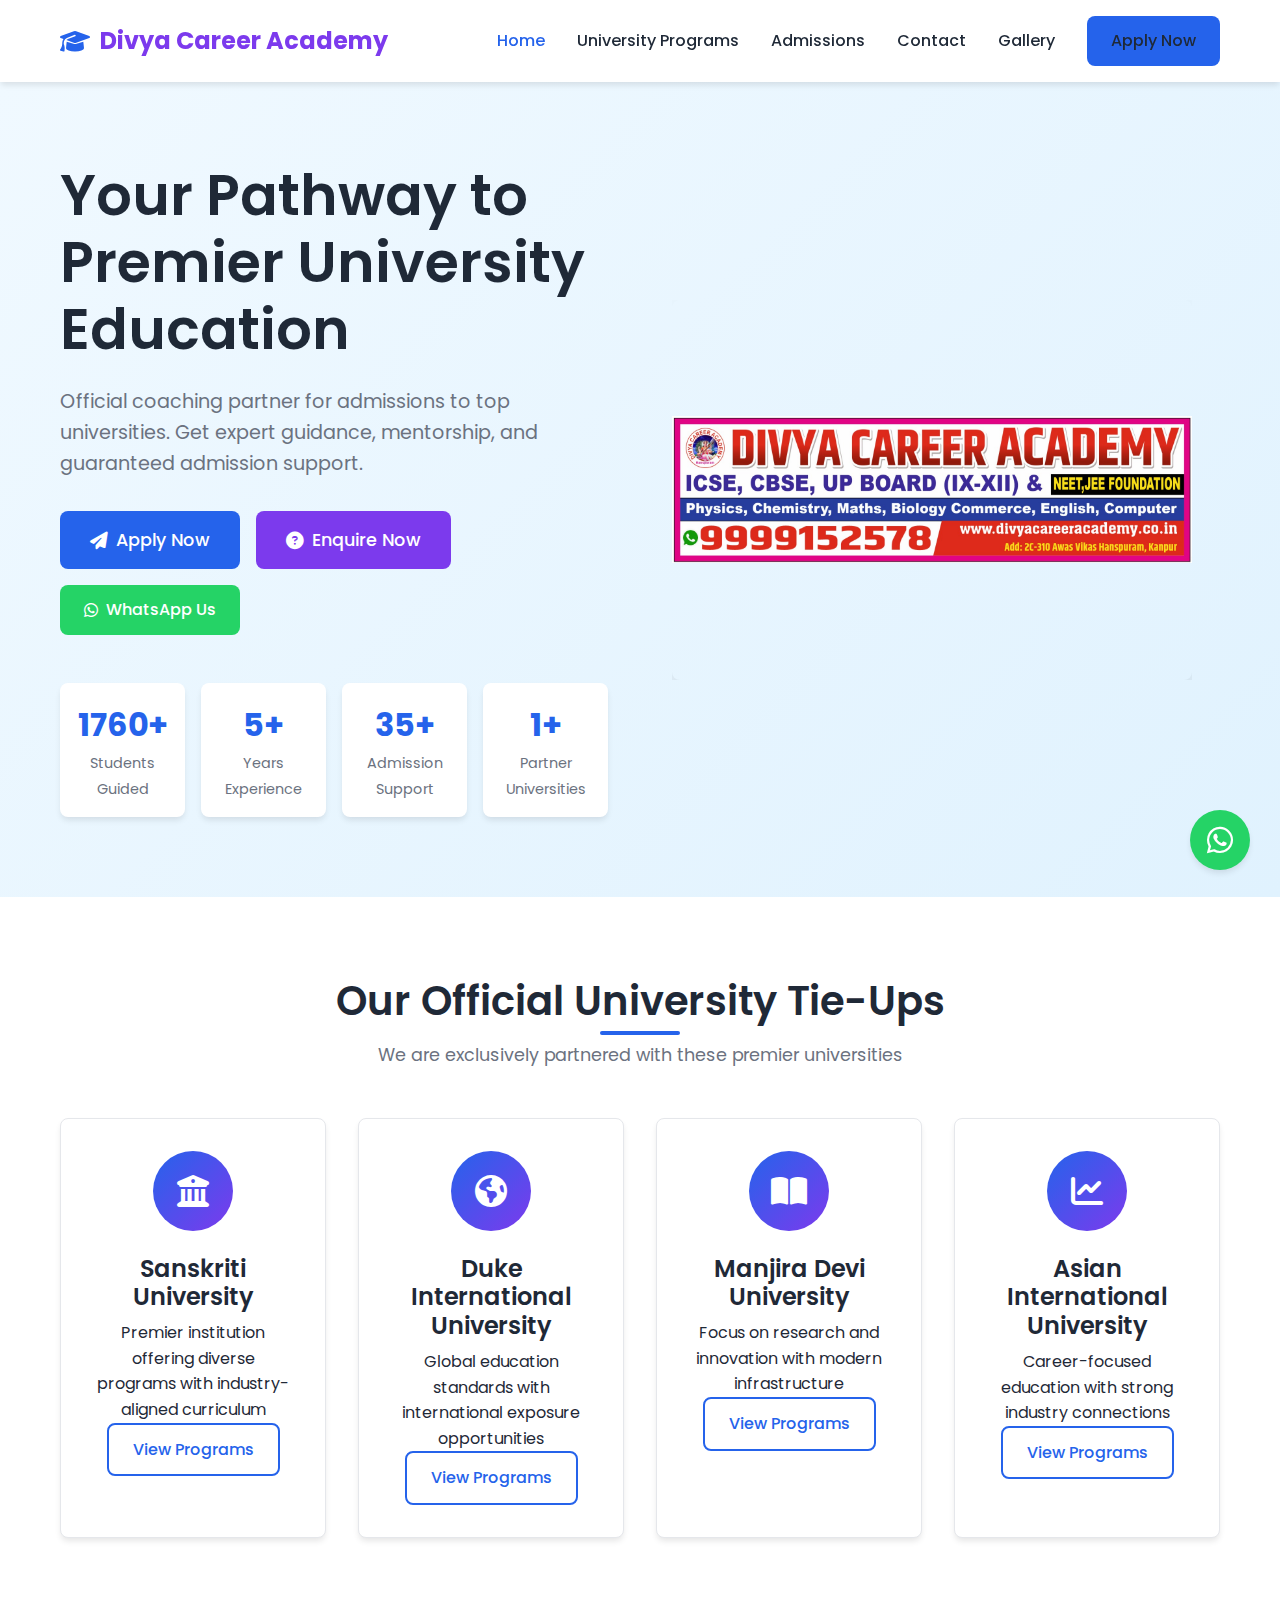
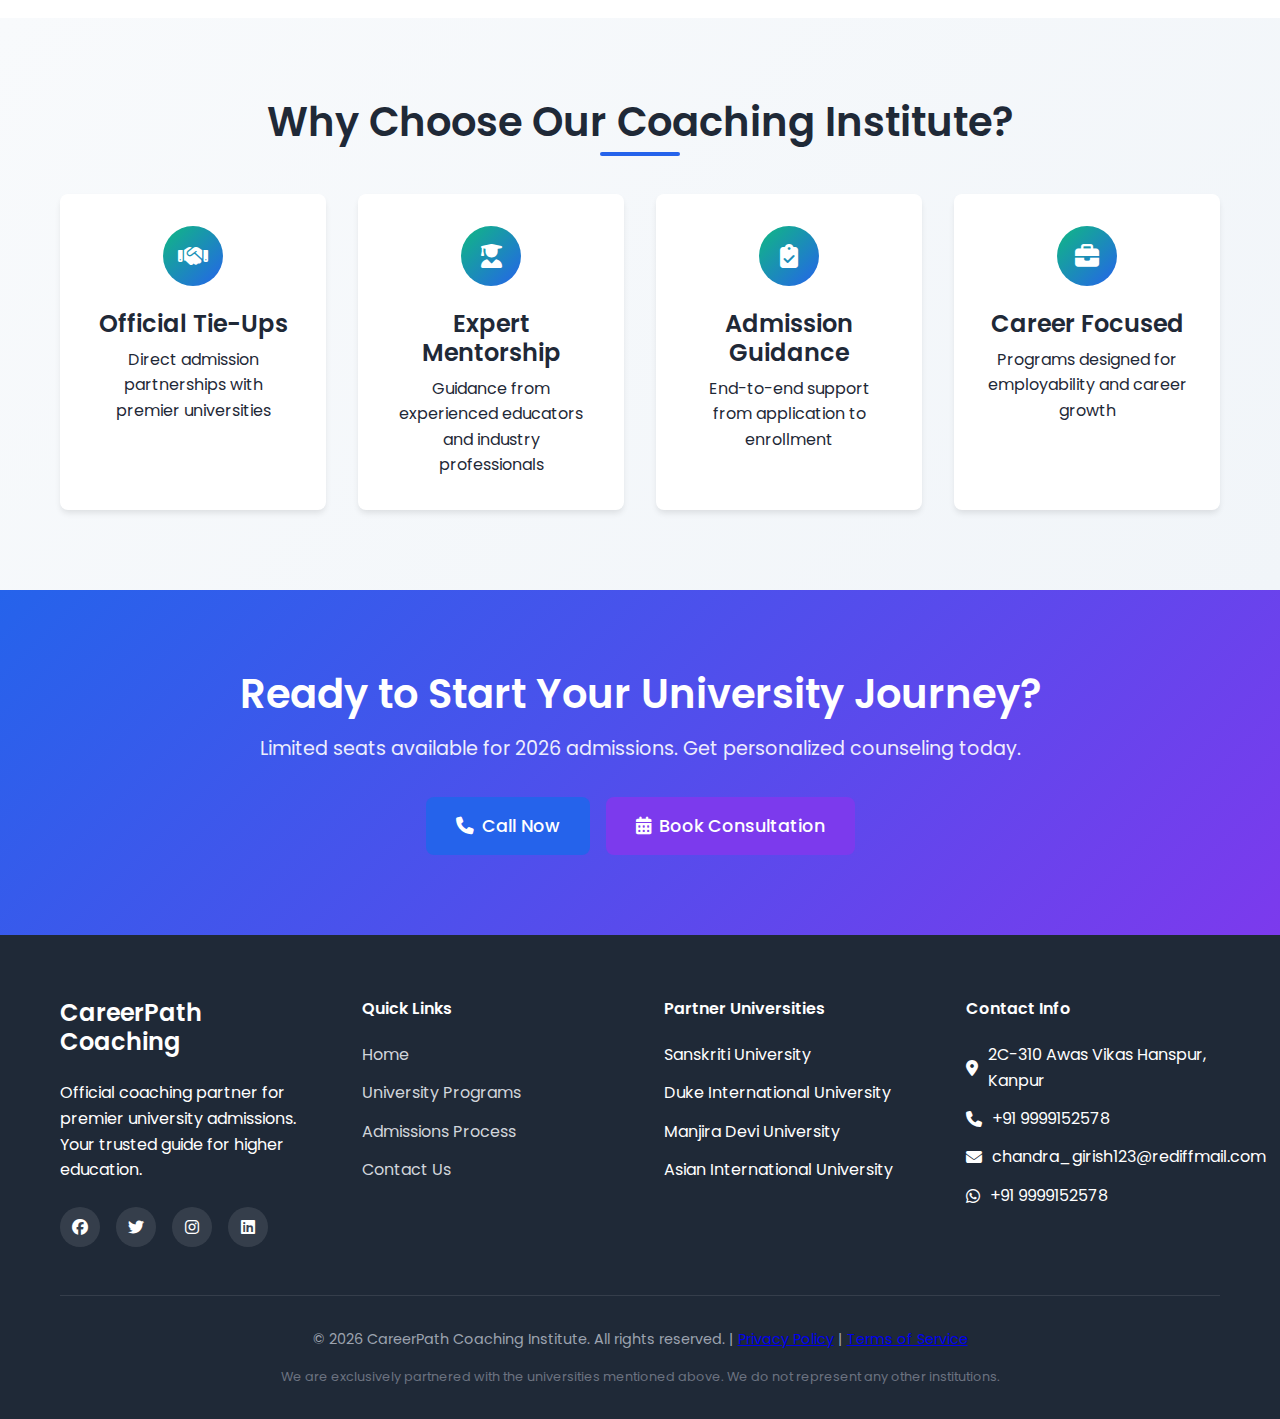
<file: index.html>
<!DOCTYPE html>
<html lang="en">
<head>
    <meta charset="UTF-8">
    <meta name="viewport" content="width=device-width, initial-scale=1.0">
    <title>Divya Career Academy | Official University Admissions</title>
    <meta name="description" content="Official coaching institute for Sanskriti University, Duke International University, Manjira Devi University, and Asian International University. Get expert admission guidance and career-focused education.">
    <link rel="stylesheet" href="css/style.css">
    <link rel="stylesheet" href="https://cdnjs.cloudflare.com/ajax/libs/font-awesome/6.4.0/css/all.min.css">
    <link href="https://fonts.googleapis.com/css2?family=Poppins:wght@300;400;500;600;700&family=Roboto:wght@300;400;500&display=swap" rel="stylesheet">
</head>
<body>
    <!-- Navigation -->
    <nav class="navbar">
        <div class="container">
            <a href="index.html" class="logo">
                <i class="fas fa-graduation-cap"></i>
                <span>Divya Career Academy</span>
            </a>
            <div class="nav-toggle" id="navToggle">
                <span></span>
                <span></span>
                <span></span>
            </div>
            <ul class="nav-menu" id="navMenu">
                <li><a href="index.html" class="active">Home</a></li>
                <li><a href="courses.html">University Programs</a></li>
                <li><a href="admissions.html">Admissions</a></li>
                <li><a href="contact.html">Contact</a></li>
                <li><a href="gallery.html">Gallery</a></li>
                <li><a href="/admissions.html#apply" class="btn btn-primary" id="applyNowBtn">Apply Now</a></li>
            </ul>
        </div>
    </nav>

    <!-- Hero Section -->
    <section class="hero">
        <div class="container">
            <div class="hero-content">
                <h1>Your Pathway to Premier University Education</h1>
                <p class="lead">Official coaching partner for admissions to top universities. Get expert guidance, mentorship, and guaranteed admission support.</p>
                <div class="hero-buttons">
                    <a href="admissions.html#apply" class="btn btn-primary btn-large">
                        <i class="fas fa-paper-plane"></i> Apply Now
                    </a>
                    <a href="contact.html" class="btn btn-secondary btn-large">
                        <i class="fas fa-question-circle"></i> Enquire Now
                    </a>
                    <a href="https://wa.me/919999152578" class="btn btn-whatsapp" target="_blank">
                        <i class="fab fa-whatsapp"></i> WhatsApp Us
                    </a>
                </div>
                <div class="hero-stats">
                    <div class="stat">
                        <span class="stat-number">5000+</span>
                        <span class="stat-text">Students Guided</span>
                    </div>
                    <div class="stat">
                        <span class="stat-number">15+</span>
                        <span class="stat-text">Years Experience</span>
                    </div>
                    <div class="stat">
                        <span class="stat-number">100%</span>
                        <span class="stat-text">Admission Support</span>
                    </div>
                    <div class="stat">
                        <span class="stat-number">4</span>
                        <span class="stat-text">Partner Universities</span>
                    </div>
                </div>
            </div>
            <div class="hero-image">
  <img src="assets/images/coaching/c1.jpeg" class="slide active" alt="Coaching Image 1">
</div>


        </div>
    </section>

    <!-- University Partners Section -->
    <section class="partners">
        <div class="container">
            <h2 class="section-title">Our Official University Tie-Ups</h2>
            <p class="section-subtitle">We are exclusively partnered with these premier universities</p>
            <div class="university-grid">
                <div class="university-card">
                    <div class="university-logo">
                        <i class="fas fa-university"></i>
                    </div>
                    <h3>Sanskriti University</h3>
                    <p>Premier institution offering diverse programs with industry-aligned curriculum</p>
                    <a href="courses.html#sanskriti" class="btn btn-outline">View Programs</a>
                </div>
                <div class="university-card">
                    <div class="university-logo">
                        <i class="fas fa-globe-americas"></i>
                    </div>
                    <h3>Duke International University</h3>
                    <p>Global education standards with international exposure opportunities</p>
                    <a href="courses.html#duke" class="btn btn-outline">View Programs</a>
                </div>
                <div class="university-card">
                    <div class="university-logo">
                        <i class="fas fa-book-open"></i>
                    </div>
                    <h3>Manjira Devi University</h3>
                    <p>Focus on research and innovation with modern infrastructure</p>
                    <a href="courses.html#manjira" class="btn btn-outline">View Programs</a>
                </div>
                <div class="university-card">
                    <div class="university-logo">
                        <i class="fas fa-chart-line"></i>
                    </div>
                    <h3>Asian International University</h3>
                    <p>Career-focused education with strong industry connections</p>
                    <a href="courses.html#asian" class="btn btn-outline">View Programs</a>
                </div>
            </div>
        </div>
    </section>

    <!-- Key Highlights -->
    <section class="highlights">
        <div class="container">
            <h2 class="section-title">Why Choose Our Coaching Institute?</h2>
            <div class="highlight-grid">
                <div class="highlight-card">
                    <div class="highlight-icon">
                        <i class="fas fa-handshake"></i>
                    </div>
                    <h3>Official Tie-Ups</h3>
                    <p>Direct admission partnerships with premier universities</p>
                </div>
                <div class="highlight-card">
                    <div class="highlight-icon">
                        <i class="fas fa-user-graduate"></i>
                    </div>
                    <h3>Expert Mentorship</h3>
                    <p>Guidance from experienced educators and industry professionals</p>
                </div>
                <div class="highlight-card">
                    <div class="highlight-icon">
                        <i class="fas fa-clipboard-check"></i>
                    </div>
                    <h3>Admission Guidance</h3>
                    <p>End-to-end support from application to enrollment</p>
                </div>
                <div class="highlight-card">
                    <div class="highlight-icon">
                        <i class="fas fa-briefcase"></i>
                    </div>
                    <h3>Career Focused</h3>
                    <p>Programs designed for employability and career growth</p>
                </div>
            </div>
        </div>
    </section>

    <!-- CTA Section -->
    <section class="cta-section">
        <div class="container">
            <div class="cta-content">
                <h2>Ready to Start Your University Journey?</h2>
                <p>Limited seats available for 2026 admissions. Get personalized counseling today.</p>
                <div class="cta-buttons">
                    <a href="tel:+919999152578" class="btn btn-primary btn-large">
                        <i class="fas fa-phone"></i> Call Now
                    </a>
                    <a href="contact.html" class="btn btn-secondary btn-large">
                        <i class="fas fa-calendar-alt"></i> Book Consultation
                    </a>
                </div>
            </div>
        </div>
    </section>

    <!-- Footer -->
    <footer class="footer">
        <div class="container">
            <div class="footer-grid">
                <div class="footer-col">
                    <h3>CareerPath Coaching</h3>
                    <p>Official coaching partner for premier university admissions. Your trusted guide for higher education.</p>
                    <div class="social-links">
                        <a href="#"><i class="fab fa-facebook"></i></a>
                        <a href="#"><i class="fab fa-twitter"></i></a>
                        <a href="#"><i class="fab fa-instagram"></i></a>
                        <a href="#"><i class="fab fa-linkedin"></i></a>
                    </div>
                </div>
                <div class="footer-col">
                    <h4>Quick Links</h4>
                    <ul>
                        <li><a href="index.html">Home</a></li>
                        <li><a href="courses.html">University Programs</a></li>
                        <li><a href="admissions.html">Admissions Process</a></li>
                        <li><a href="contact.html">Contact Us</a></li>
                    </ul>
                </div>
                <div class="footer-col">
                    <h4>Partner Universities</h4>
                    <ul>
                        <li>Sanskriti University</li>
                        <li>Duke International University</li>
                        <li>Manjira Devi University</li>
                        <li>Asian International University</li>
                    </ul>
                </div>
                <div class="footer-col">
                    <h4>Contact Info</h4>
                    <ul class="contact-info">
                        <li><i class="fas fa-map-marker-alt"></i> 2C-310 Awas Vikas Hanspur, Kanpur</li>
                        <li><i class="fas fa-phone"></i> +91 9999152578</li>
                        <li><i class="fas fa-envelope"></i> chandra_girish123@rediffmail.com</li>
                        <li><i class="fab fa-whatsapp"></i> +91 9999152578</li>
                    </ul>
                </div>
            </div>
            <div class="footer-bottom">
                <p>&copy; 2026 CareerPath Coaching Institute. All rights reserved. | <a href="privacy-policy.html">Privacy Policy</a> | <a href="terms.html">Terms of Service</a></p>
                <p class="disclaimer">We are exclusively partnered with the universities mentioned above. We do not represent any other institutions.</p>
            </div>
        </div>
    </footer>

    <!-- WhatsApp Float Button -->
    <a href="https://wa.me/919999152578" class="whatsapp-float" target="_blank">
        <i class="fab fa-whatsapp"></i>
    </a>

    <script src="js/main.js"></script>
</body>
</html>
</file>
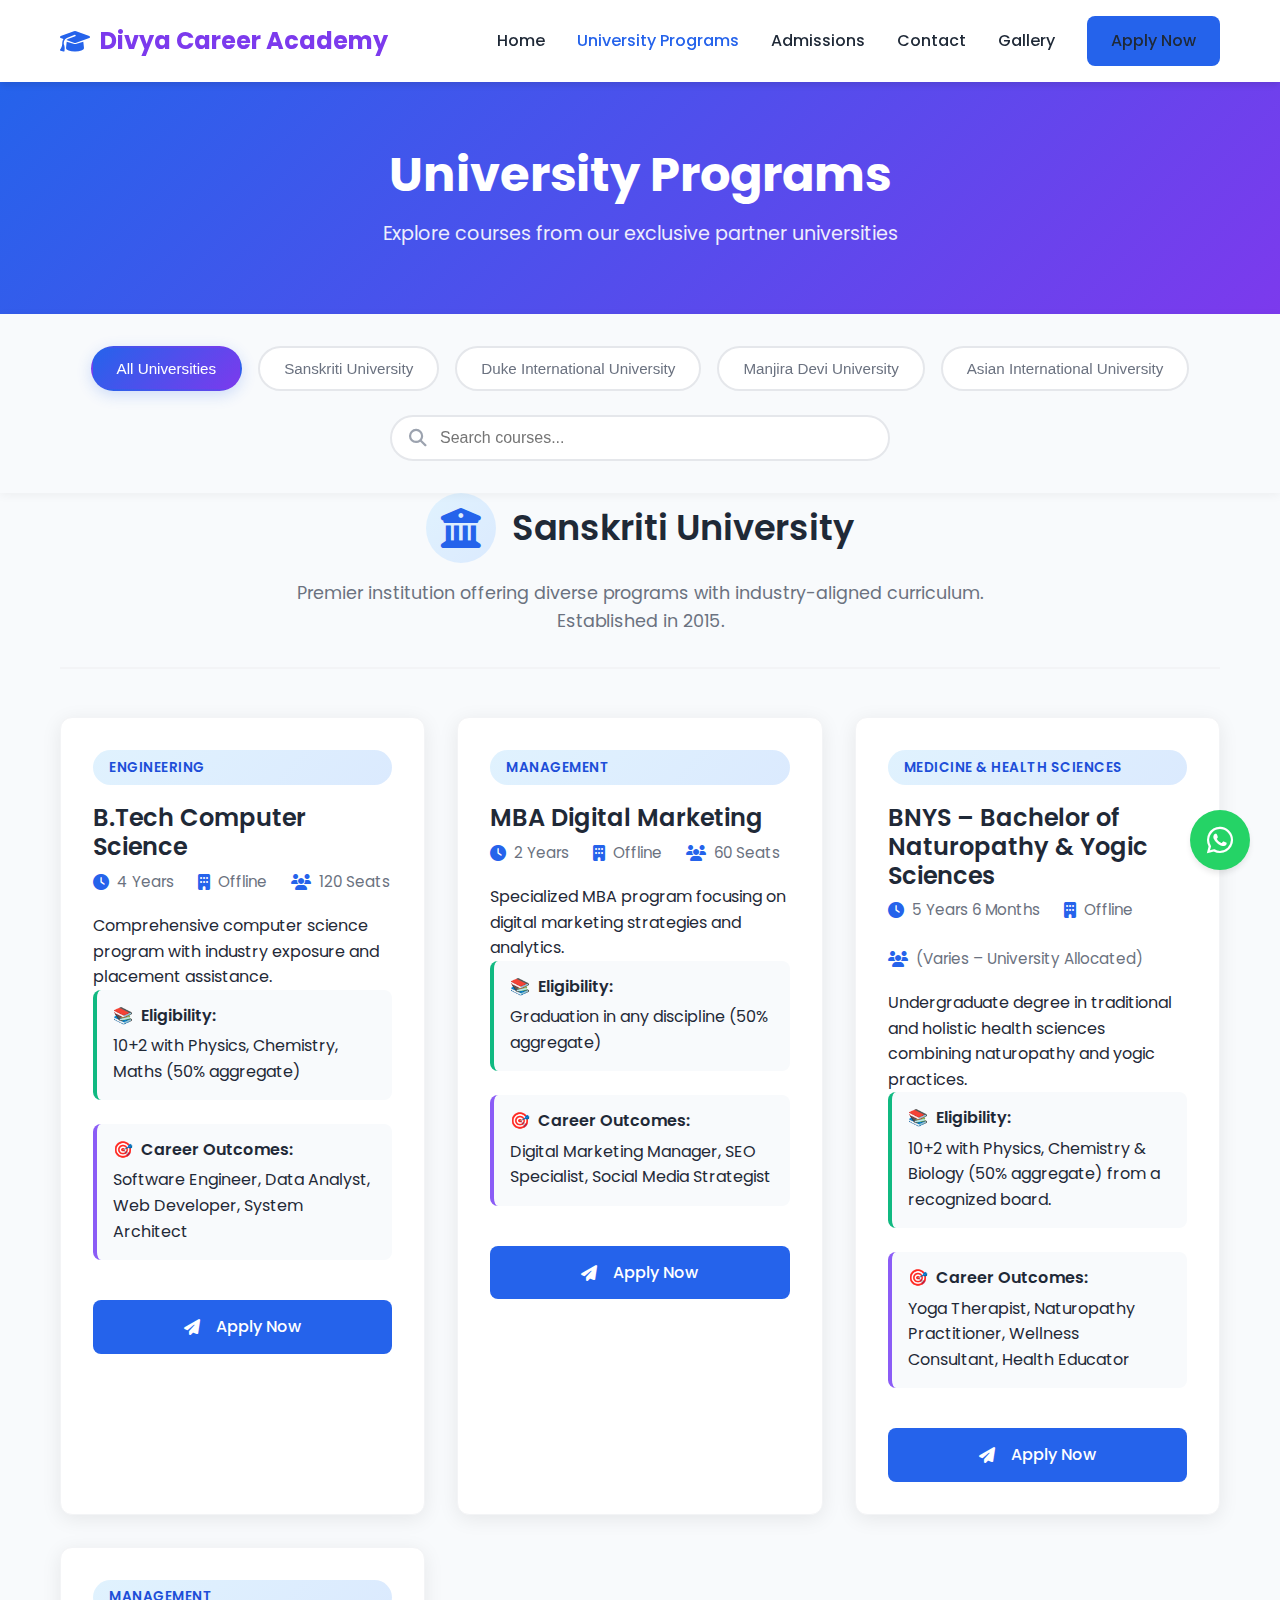
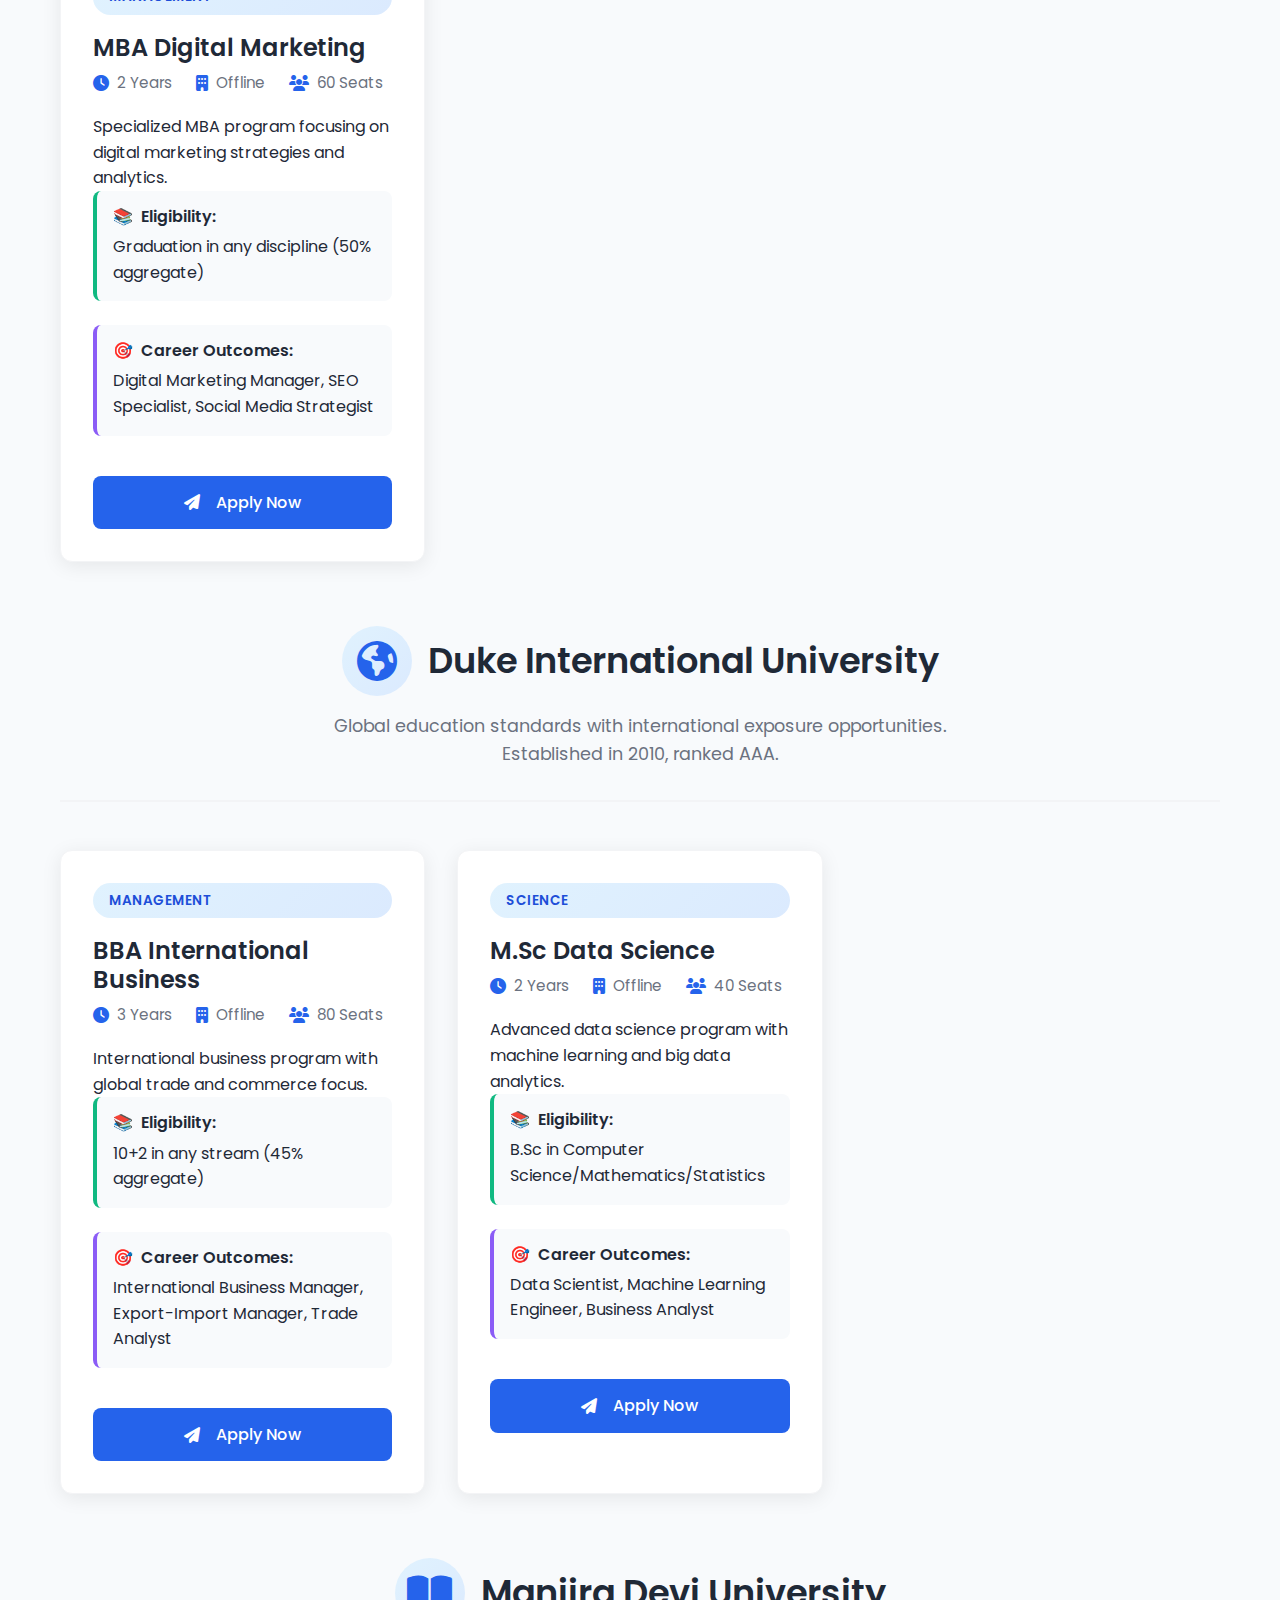
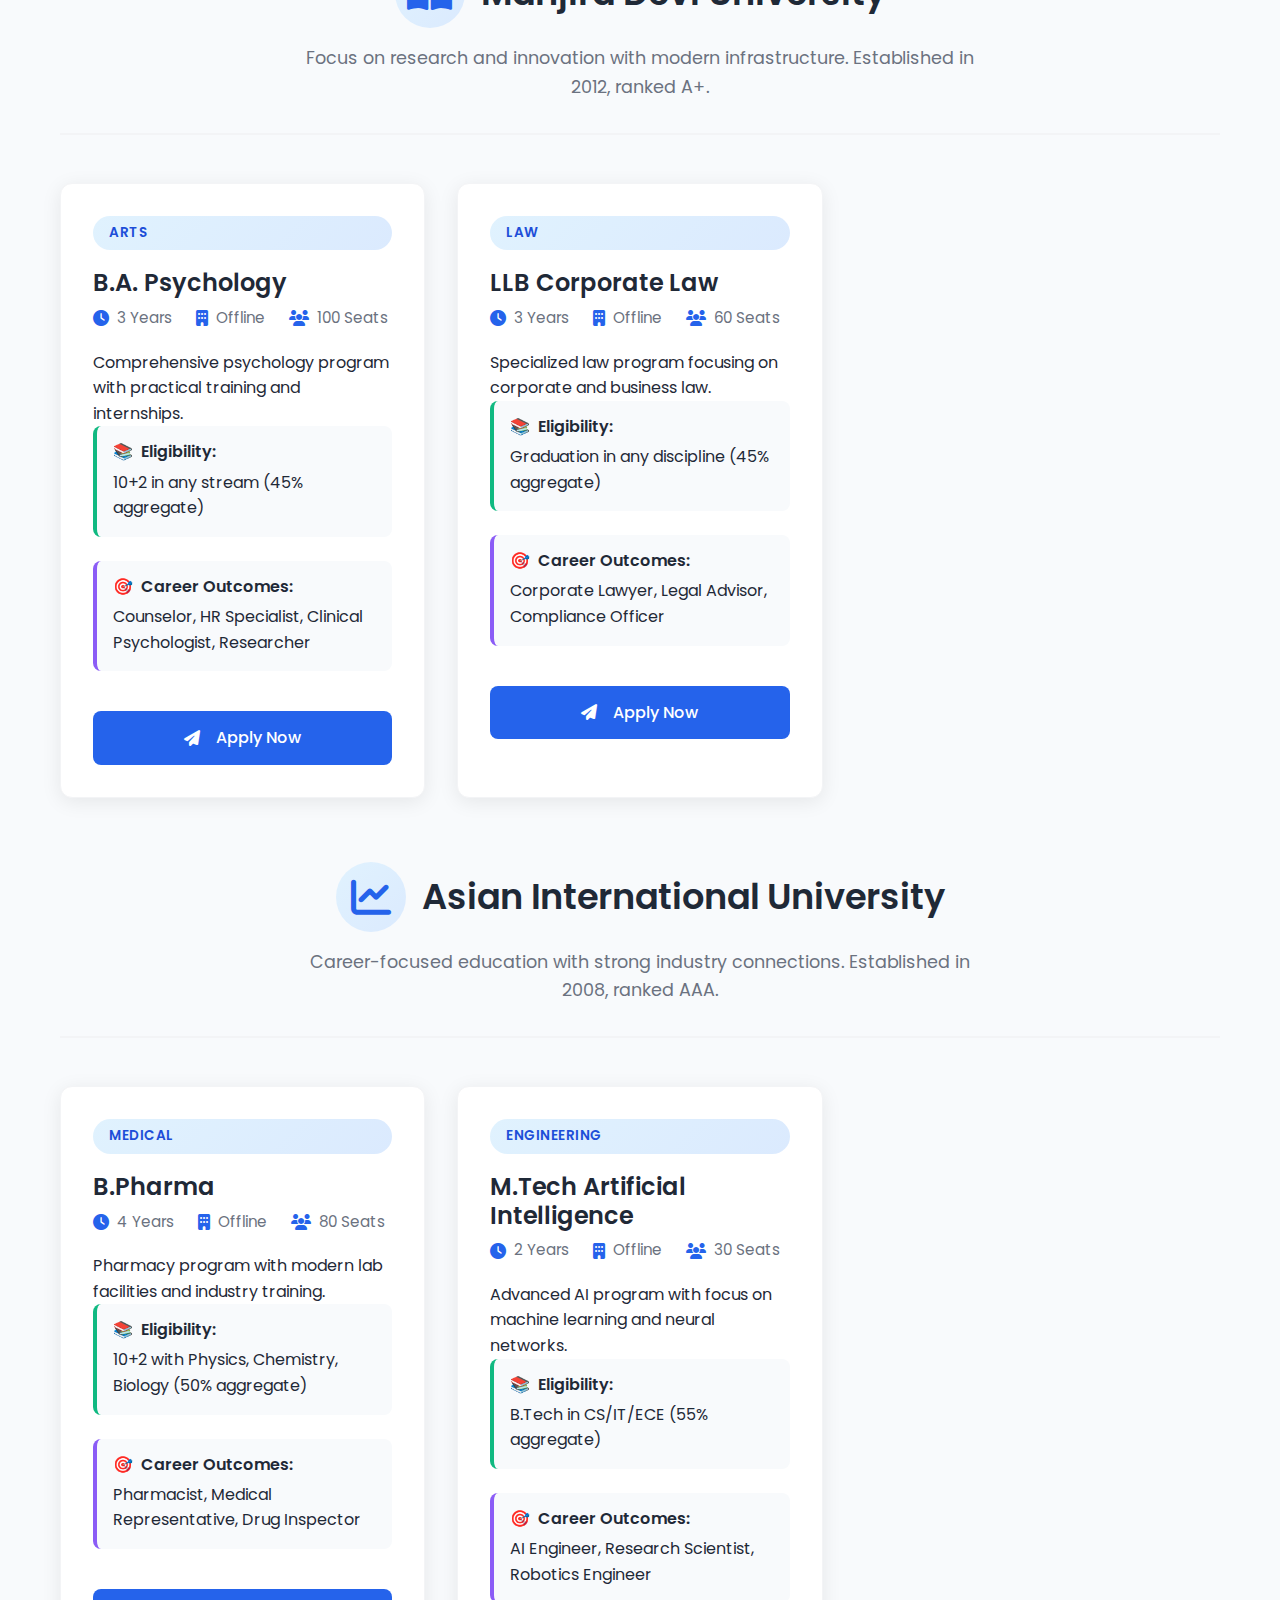
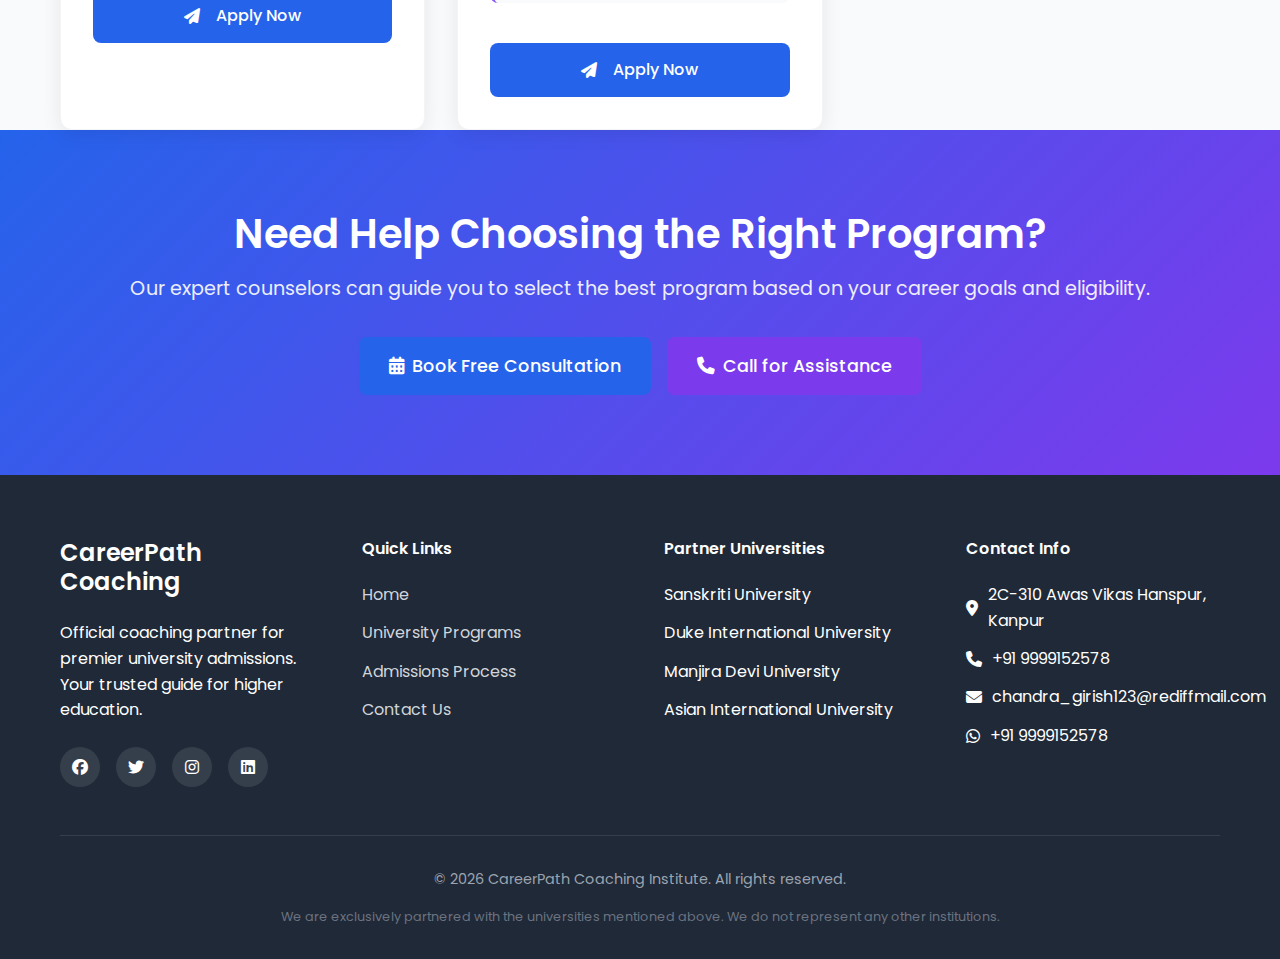
<file: courses.html>
<!DOCTYPE html>
<html lang="en">
<head>
    <meta charset="UTF-8">
    <meta name="viewport" content="width=device-width, initial-scale=1.0">
    <title>University Programs - Divya Career Academy</title>
    <meta name="description" content="Explore programs from our partner universities: Sanskriti University, Duke International University, Manjira Devi University, and Asian International University">
    <link rel="stylesheet" href="css/style.css">
    <link rel="stylesheet" href="https://cdnjs.cloudflare.com/ajax/libs/font-awesome/6.4.0/css/all.min.css">
    <link href="https://fonts.googleapis.com/css2?family=Poppins:wght@300;400;500;600;700&family=Roboto:wght@300;400;500&display=swap" rel="stylesheet">
</head>
<body>
    <!-- Navigation -->
    <nav class="navbar">
        <div class="container">
            <a href="index.html" class="logo">
                <i class="fas fa-graduation-cap"></i>
                <span>Divya Career Academy</span>
            </a>
            <div class="nav-toggle" id="navToggle">
                <span></span>
                <span></span>
                <span></span>
            </div>
            <ul class="nav-menu" id="navMenu">
                <li><a href="index.html">Home</a></li>
                <li><a href="courses.html" class="active">University Programs</a></li>
                <li><a href="admissions.html">Admissions</a></li>
                <li><a href="contact.html">Contact</a></li>
                <li><a href="gallery.html">Gallery</a></li>
                <li><a href="admissions.html#apply" class="btn btn-primary">Apply Now</a></li>
            </ul>
        </div>
    </nav>

    <!-- Page Header -->
    <section class="page-header">
        <div class="container">
            <h1>University Programs</h1>
            <p>Explore courses from our exclusive partner universities</p>
        </div>
    </section>

    <!-- University Filter -->
    <section class="university-filter">
        <div class="container">
            <div class="filter-buttons">
                <button class="filter-btn active" data-filter="all">All Universities</button>
                <button class="filter-btn" data-filter="sanskriti">Sanskriti University</button>
                <button class="filter-btn" data-filter="duke">Duke International University</button>
                <button class="filter-btn" data-filter="manjira">Manjira Devi University</button>
                <button class="filter-btn" data-filter="asian">Asian International University</button>
            </div>
            <div class="search-box">
                <input type="text" id="courseSearch" placeholder="Search courses...">
                <i class="fas fa-search"></i>
            </div>
        </div>
    </section>

    <!-- Courses by University -->
    <section class="courses-section">
        <div class="container">
            <!-- Sanskriti University -->
            <div id="sanskriti" class="university-section">
                <div class="university-header">
                    <div class="university-title">
                        <i class="fas fa-university"></i>
                        <h2>Sanskriti University</h2>
                    </div>
                    <p class="university-desc">Premier institution offering diverse programs with industry-aligned curriculum. Established in 2015.</p>
                </div>
                
                <div class="courses-grid">
                    <div class="course-card">
                        <div class="course-badge">Engineering</div>
                        <h3>B.Tech Computer Science</h3>
                        <div class="course-details">
                            <span><i class="fas fa-clock"></i> 4 Years</span>
                            <span><i class="fas fa-building"></i> Offline</span>
                            <span><i class="fas fa-users"></i> 120 Seats</span>
                        </div>
                        <p class="course-desc">Comprehensive computer science program with industry exposure and placement assistance.</p>
                        <div class="eligibility">
                            <h4>Eligibility:</h4>
                            <p>10+2 with Physics, Chemistry, Maths (50% aggregate)</p>
                        </div>
                        <div class="career-outcomes">
                            <h4>Career Outcomes:</h4>
                            <p>Software Engineer, Data Analyst, Web Developer, System Architect</p>
                        </div>
                        <a href="admissions.html#apply" class="btn btn-primary btn-block">
                            <i class="fas fa-paper-plane"></i> Apply Now
                        </a>
                    </div>

                    <div class="course-card">
                        <div class="course-badge">Management</div>
                        <h3>MBA Digital Marketing</h3>
                        <div class="course-details">
                            <span><i class="fas fa-clock"></i> 2 Years</span>
                            <span><i class="fas fa-building"></i> Offline</span>
                            <span><i class="fas fa-users"></i> 60 Seats</span>
                        </div>
                        <p class="course-desc">Specialized MBA program focusing on digital marketing strategies and analytics.</p>
                        <div class="eligibility">
                            <h4>Eligibility:</h4>
                            <p>Graduation in any discipline (50% aggregate)</p>
                        </div>
                        <div class="career-outcomes">
                            <h4>Career Outcomes:</h4>
                            <p>Digital Marketing Manager, SEO Specialist, Social Media Strategist</p>
                        </div>
                        <a href="admissions.html#apply" class="btn btn-primary btn-block">
                            <i class="fas fa-paper-plane"></i> Apply Now
                        </a>
                    </div>

                    <div class="course-card">
                    <div class="course-badge">Medicine & Health Sciences</div>
                    <h3>BNYS – Bachelor of Naturopathy & Yogic Sciences</h3>
                    <div class="course-details">
                        <span><i class="fas fa-clock"></i> 5 Years 6 Months</span>
                        <span><i class="fas fa-building"></i> Offline</span>
                        <span><i class="fas fa-users"></i> (Varies – University Allocated)</span>
                    </div>
                    <p class="course-desc">Undergraduate degree in traditional and holistic health sciences combining naturopathy and yogic practices.</p>
                    <div class="eligibility">
                        <h4>Eligibility:</h4>
                        <p>10+2 with Physics, Chemistry & Biology (50% aggregate) from a recognized board.</p>
                    </div>
                    <div class="career-outcomes">
                        <h4>Career Outcomes:</h4>
                        <p>Yoga Therapist, Naturopathy Practitioner, Wellness Consultant, Health Educator</p>
                    </div>
                    <a href="admissions.html#apply" class="btn btn-primary btn-block">
                        <i class="fas fa-paper-plane"></i> Apply Now
                    </a>
                </div>

                    <div class="course-card">
                        <div class="course-badge">Management</div>
                        <h3>MBA Digital Marketing</h3>
                        <div class="course-details">
                            <span><i class="fas fa-clock"></i> 2 Years</span>
                            <span><i class="fas fa-building"></i> Offline</span>
                            <span><i class="fas fa-users"></i> 60 Seats</span>
                        </div>
                        <p class="course-desc">Specialized MBA program focusing on digital marketing strategies and analytics.</p>
                        <div class="eligibility">
                            <h4>Eligibility:</h4>
                            <p>Graduation in any discipline (50% aggregate)</p>
                        </div>
                        <div class="career-outcomes">
                            <h4>Career Outcomes:</h4>
                            <p>Digital Marketing Manager, SEO Specialist, Social Media Strategist</p>
                        </div>
                        <a href="admissions.html#apply" class="btn btn-primary btn-block">
                            <i class="fas fa-paper-plane"></i> Apply Now
                        </a>
                    </div>
                </div>
            </div>

            <!-- Duke International University -->
            <div id="duke" class="university-section">
                <div class="university-header">
                    <div class="university-title">
                        <i class="fas fa-globe-americas"></i>
                        <h2>Duke International University</h2>
                    </div>
                    <p class="university-desc">Global education standards with international exposure opportunities. Established in 2010, ranked AAA.</p>
                </div>
                
                <div class="courses-grid">
                    <div class="course-card">
                        <div class="course-badge">Management</div>
                        <h3>BBA International Business</h3>
                        <div class="course-details">
                            <span><i class="fas fa-clock"></i> 3 Years</span>
                            <span><i class="fas fa-building"></i> Offline</span>
                            <span><i class="fas fa-users"></i> 80 Seats</span>
                        </div>
                        <p class="course-desc">International business program with global trade and commerce focus.</p>
                        <div class="eligibility">
                            <h4>Eligibility:</h4>
                            <p>10+2 in any stream (45% aggregate)</p>
                        </div>
                        <div class="career-outcomes">
                            <h4>Career Outcomes:</h4>
                            <p>International Business Manager, Export-Import Manager, Trade Analyst</p>
                        </div>
                        <a href="admissions.html#apply" class="btn btn-primary btn-block">
                            <i class="fas fa-paper-plane"></i> Apply Now
                        </a>
                    </div>

                    <div class="course-card">
                        <div class="course-badge">Science</div>
                        <h3>M.Sc Data Science</h3>
                        <div class="course-details">
                            <span><i class="fas fa-clock"></i> 2 Years</span>
                            <span><i class="fas fa-building"></i> Offline</span>
                            <span><i class="fas fa-users"></i> 40 Seats</span>
                        </div>
                        <p class="course-desc">Advanced data science program with machine learning and big data analytics.</p>
                        <div class="eligibility">
                            <h4>Eligibility:</h4>
                            <p>B.Sc in Computer Science/Mathematics/Statistics</p>
                        </div>
                        <div class="career-outcomes">
                            <h4>Career Outcomes:</h4>
                            <p>Data Scientist, Machine Learning Engineer, Business Analyst</p>
                        </div>
                        <a href="admissions.html#apply" class="btn btn-primary btn-block">
                            <i class="fas fa-paper-plane"></i> Apply Now
                        </a>
                    </div>
                </div>
            </div>

            <!-- Manjira Devi University -->
            <div id="manjira" class="university-section">
                <div class="university-header">
                    <div class="university-title">
                        <i class="fas fa-book-open"></i>
                        <h2>Manjira Devi University</h2>
                    </div>
                    <p class="university-desc">Focus on research and innovation with modern infrastructure. Established in 2012, ranked A+.</p>
                </div>
                
                <div class="courses-grid">
                    <div class="course-card">
                        <div class="course-badge">Arts</div>
                        <h3>B.A. Psychology</h3>
                        <div class="course-details">
                            <span><i class="fas fa-clock"></i> 3 Years</span>
                            <span><i class="fas fa-building"></i> Offline</span>
                            <span><i class="fas fa-users"></i> 100 Seats</span>
                        </div>
                        <p class="course-desc">Comprehensive psychology program with practical training and internships.</p>
                        <div class="eligibility">
                            <h4>Eligibility:</h4>
                            <p>10+2 in any stream (45% aggregate)</p>
                        </div>
                        <div class="career-outcomes">
                            <h4>Career Outcomes:</h4>
                            <p>Counselor, HR Specialist, Clinical Psychologist, Researcher</p>
                        </div>
                        <a href="admissions.html#apply" class="btn btn-primary btn-block">
                            <i class="fas fa-paper-plane"></i> Apply Now
                        </a>
                    </div>

                    <div class="course-card">
                        <div class="course-badge">Law</div>
                        <h3>LLB Corporate Law</h3>
                        <div class="course-details">
                            <span><i class="fas fa-clock"></i> 3 Years</span>
                            <span><i class="fas fa-building"></i> Offline</span>
                            <span><i class="fas fa-users"></i> 60 Seats</span>
                        </div>
                        <p class="course-desc">Specialized law program focusing on corporate and business law.</p>
                        <div class="eligibility">
                            <h4>Eligibility:</h4>
                            <p>Graduation in any discipline (45% aggregate)</p>
                        </div>
                        <div class="career-outcomes">
                            <h4>Career Outcomes:</h4>
                            <p>Corporate Lawyer, Legal Advisor, Compliance Officer</p>
                        </div>
                        <a href="admissions.html#apply" class="btn btn-primary btn-block">
                            <i class="fas fa-paper-plane"></i> Apply Now
                        </a>
                    </div>
                </div>
            </div>

            <!-- Asian International University -->
            <div id="asian" class="university-section">
                <div class="university-header">
                    <div class="university-title">
                        <i class="fas fa-chart-line"></i>
                        <h2>Asian International University</h2>
                    </div>
                    <p class="university-desc">Career-focused education with strong industry connections. Established in 2008, ranked AAA.</p>
                </div>
                
                <div class="courses-grid">
                    <div class="course-card">
                        <div class="course-badge">Medical</div>
                        <h3>B.Pharma</h3>
                        <div class="course-details">
                            <span><i class="fas fa-clock"></i> 4 Years</span>
                            <span><i class="fas fa-building"></i> Offline</span>
                            <span><i class="fas fa-users"></i> 80 Seats</span>
                        </div>
                        <p class="course-desc">Pharmacy program with modern lab facilities and industry training.</p>
                        <div class="eligibility">
                            <h4>Eligibility:</h4>
                            <p>10+2 with Physics, Chemistry, Biology (50% aggregate)</p>
                        </div>
                        <div class="career-outcomes">
                            <h4>Career Outcomes:</h4>
                            <p>Pharmacist, Medical Representative, Drug Inspector</p>
                        </div>
                        <a href="admissions.html#apply" class="btn btn-primary btn-block">
                            <i class="fas fa-paper-plane"></i> Apply Now
                        </a>
                    </div>

                    <div class="course-card">
                        <div class="course-badge">Engineering</div>
                        <h3>M.Tech Artificial Intelligence</h3>
                        <div class="course-details">
                            <span><i class="fas fa-clock"></i> 2 Years</span>
                            <span><i class="fas fa-building"></i> Offline</span>
                            <span><i class="fas fa-users"></i> 30 Seats</span>
                        </div>
                        <p class="course-desc">Advanced AI program with focus on machine learning and neural networks.</p>
                        <div class="eligibility">
                            <h4>Eligibility:</h4>
                            <p>B.Tech in CS/IT/ECE (55% aggregate)</p>
                        </div>
                        <div class="career-outcomes">
                            <h4>Career Outcomes:</h4>
                            <p>AI Engineer, Research Scientist, Robotics Engineer</p>
                        </div>
                        <a href="admissions.html#apply" class="btn btn-primary btn-block">
                            <i class="fas fa-paper-plane"></i> Apply Now
                        </a>
                    </div>
                </div>
            </div>
        </div>
    </section>

    <!-- CTA Section -->
    <section class="cta-section">
        <div class="container">
            <div class="cta-content">
                <h2>Need Help Choosing the Right Program?</h2>
                <p>Our expert counselors can guide you to select the best program based on your career goals and eligibility.</p>
                <div class="cta-buttons">
                    <a href="contact.html" class="btn btn-primary btn-large">
                        <i class="fas fa-calendar-alt"></i> Book Free Consultation
                    </a>
                    <a href="tel:+919999152578" class="btn btn-secondary btn-large">
                        <i class="fas fa-phone"></i> Call for Assistance
                    </a>
                </div>
            </div>
        </div>
    </section>

    <!-- Footer -->
    <footer class="footer">
        <div class="container">
            <div class="footer-grid">
                <div class="footer-col">
                    <h3>CareerPath Coaching</h3>
                    <p>Official coaching partner for premier university admissions. Your trusted guide for higher education.</p>
                    <div class="social-links">
                        <a href="#"><i class="fab fa-facebook"></i></a>
                        <a href="#"><i class="fab fa-twitter"></i></a>
                        <a href="#"><i class="fab fa-instagram"></i></a>
                        <a href="#"><i class="fab fa-linkedin"></i></a>
                    </div>
                </div>
                <div class="footer-col">
                    <h4>Quick Links</h4>
                    <ul>
                        <li><a href="index.html">Home</a></li>
                        <li><a href="courses.html">University Programs</a></li>
                        <li><a href="admissions.html">Admissions Process</a></li>
                        <li><a href="contact.html">Contact Us</a></li>
                    </ul>
                </div>
                <div class="footer-col">
                    <h4>Partner Universities</h4>
                    <ul>
                        <li>Sanskriti University</li>
                        <li>Duke International University</li>
                        <li>Manjira Devi University</li>
                        <li>Asian International University</li>
                    </ul>
                </div>
                <div class="footer-col">
                    <h4>Contact Info</h4>
                    <ul class="contact-info">
                        <li><i class="fas fa-map-marker-alt"></i> 2C-310 Awas Vikas Hanspur, Kanpur</li>
                        <li><i class="fas fa-phone"></i> +91 9999152578</li>
                        <li><i class="fas fa-envelope"></i> chandra_girish123@rediffmail.com</li>
                        <li><i class="fab fa-whatsapp"></i> +91 9999152578</li>
                    </ul>
                </div>
            </div>
            <div class="footer-bottom">
                <p>&copy; 2026 CareerPath Coaching Institute. All rights reserved.</p>
                <p class="disclaimer">We are exclusively partnered with the universities mentioned above. We do not represent any other institutions.</p>
            </div>
        </div>
    </footer>

    <!-- WhatsApp Float Button -->
    <a href="https://wa.me/919999152578" class="whatsapp-float" target="_blank">
        <i class="fab fa-whatsapp"></i>
    </a>

    <script src="js/main.js"></script>
    <script src="js/courses.js"></script>
</body>
</html>
</file>
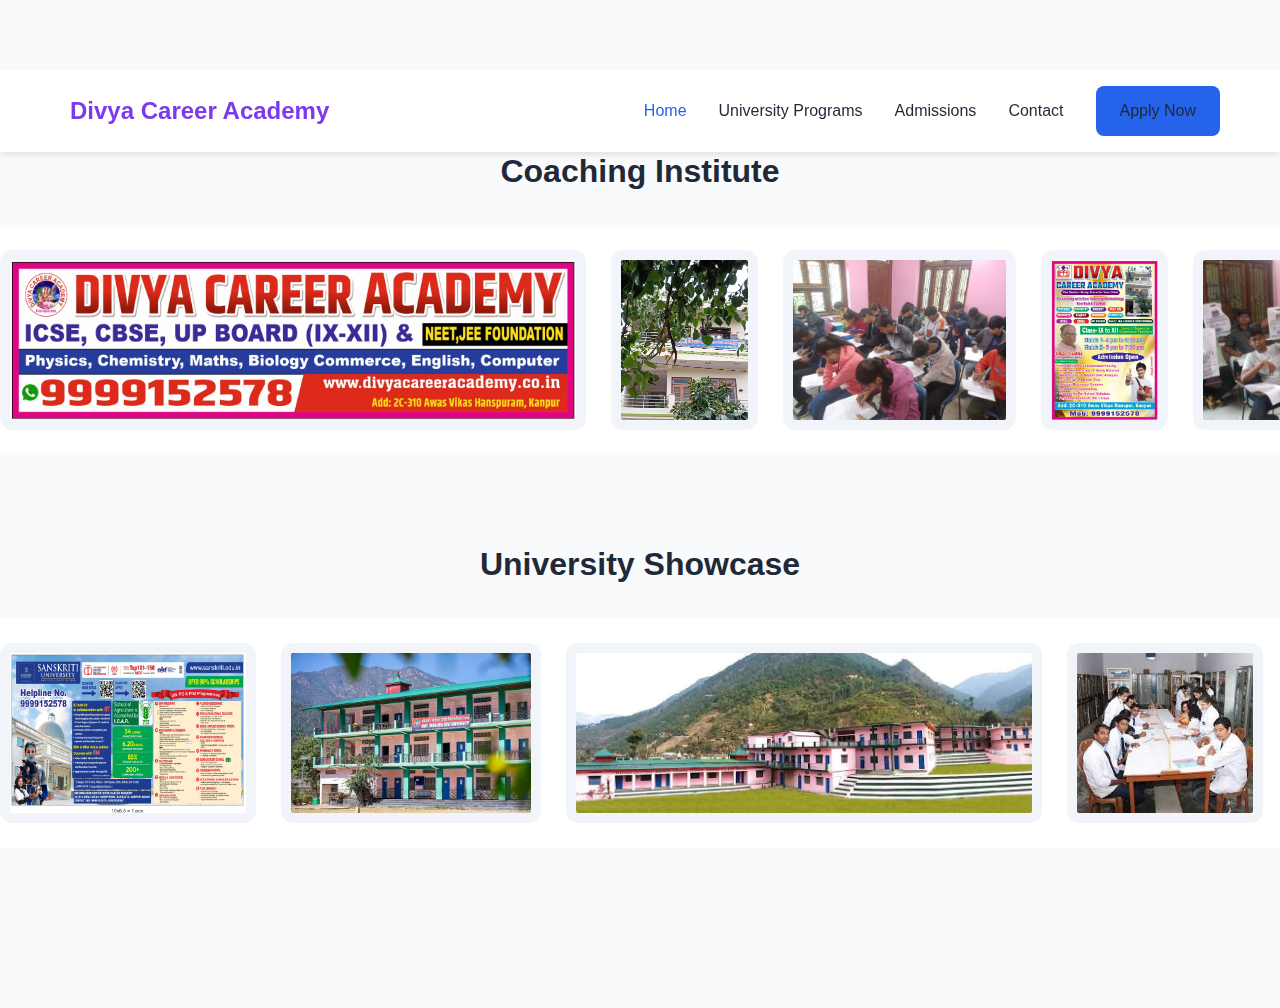
<file: gallery.html>
<!DOCTYPE html>
<html lang="en">
<head>
  <meta charset="UTF-8">
  <title>Gallery</title>
  <link rel="stylesheet" href="assets/css/gallery.css">
</head>
<body>

<main class="gallery-page">

    <nav class="navbar">
        <div class="container">
            <a href="index.html" class="logo">
                <i class="fas fa-graduation-cap"></i>
                <span>Divya Career Academy</span>
            </a>
            <div class="nav-toggle" id="navToggle">
                <span></span>
                <span></span>
                <span></span>
            </div>
            <ul class="nav-menu" id="navMenu">
                <li><a href="index.html" class="active">Home</a></li>
                <li><a href="courses.html">University Programs</a></li>
                <li><a href="admissions.html">Admissions</a></li>
                <li><a href="contact.html">Contact</a></li>
                <li><a href="admissions.html#apply" class="btn btn-primary" id="applyNowBtn">Apply Now</a></li>
            </ul>
        </div>
    </nav>

  <!-- Coaching Marquee -->
  <section class="marquee-section">
    <h2>Coaching Institute</h2>
    <div class="marquee">
      <div class="marquee-track" id="coaching-track"></div>
    </div>
  </section>

  <!-- University Marquee -->
  <section class="marquee-section">
    <h2>University Showcase</h2>
    <div class="marquee reverse">
      <div class="marquee-track" id="university-track"></div>
    </div>
  </section>

</main>

<script src="assets/js/gallery.js"></script>
</body>
</html>
</file>
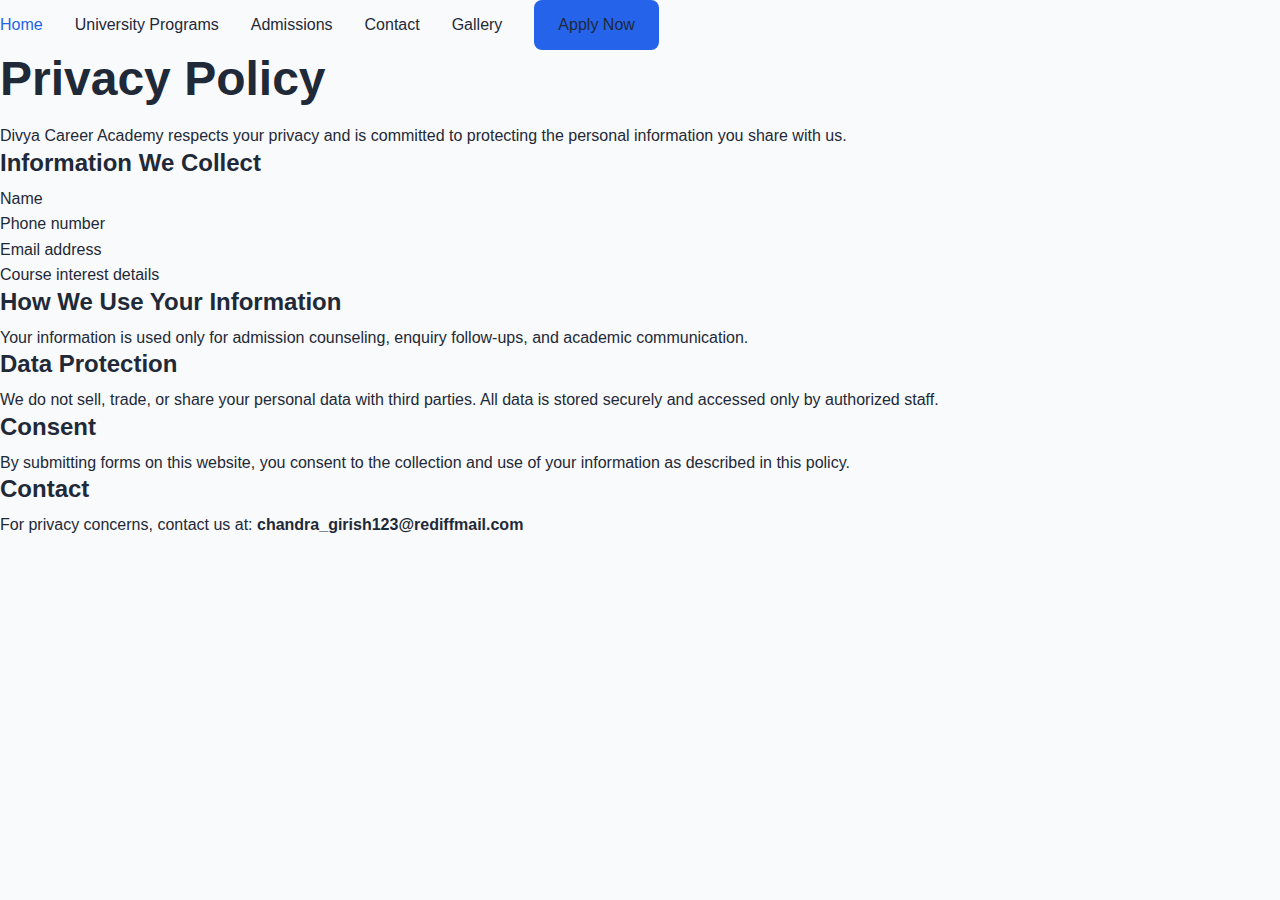
<file: privacy-policy.html>
<!DOCTYPE html>
<html>
<head>
    <title>Privacy Policy | Divya Career Academy</title>
</head>
 <link rel="stylesheet" href="css/privacy-policy.css">
<body>

<ul class="nav-menu" id="navMenu">
                <li><a href="index.html" class="active">Home</a></li>
                <li><a href="courses.html">University Programs</a></li>
                <li><a href="admissions.html">Admissions</a></li>
                <li><a href="contact.html">Contact</a></li>
                <li><a href="gallery.html">Gallery</a></li>
                <li><a href="admissions.html#apply" class="btn btn-primary" id="applyNowBtn">Apply Now</a></li>
            </ul>

<h1>Privacy Policy</h1>


<p>
Divya Career Academy respects your privacy and is committed to protecting the
personal information you share with us.
</p>

<h3>Information We Collect</h3>
<ul>
    <li>Name</li>
    <li>Phone number</li>
    <li>Email address</li>
    <li>Course interest details</li>
</ul>

<h3>How We Use Your Information</h3>
<p>
Your information is used only for admission counseling, enquiry follow-ups,
and academic communication.
</p>

<h3>Data Protection</h3>
<p>
We do not sell, trade, or share your personal data with third parties.
All data is stored securely and accessed only by authorized staff.
</p>

<h3>Consent</h3>
<p>
By submitting forms on this website, you consent to the collection and use
of your information as described in this policy.
</p>

<h3>Contact</h3>
<p>
For privacy concerns, contact us at:
<b>chandra_girish123@rediffmail.com</b>
</p>

</body>
</html>
</file>
<file: css/style.css>
/* Reset and Base Styles */
* {
    margin: 0;
    padding: 0;
    box-sizing: border-box;
}

:root {
    --primary-color: #2563eb;
    --secondary-color: #7c3aed;
    --accent-color: #10b981;
    --dark-color: #1f2937;
    --light-color: #f8fafc;
    --gray-color: #6b7280;
    --danger-color: #ef4444;
    --success-color: #10b981;
    --shadow: 0 4px 6px -1px rgba(0, 0, 0, 0.1);
    --radius: 8px;
}

body {
    font-family: 'Poppins', sans-serif;
    line-height: 1.6;
    color: var(--dark-color);
    background-color: var(--light-color);
}

.container {
    max-width: 1200px;
    margin: 0 auto;
    padding: 0 20px;
}

/* Typography */
h1, h2, h3, h4 {
    font-weight: 600;
    line-height: 1.2;
}

h1 {
    font-size: 3rem;
    margin-bottom: 1rem;
}

h2 {
    font-size: 2.5rem;
    margin-bottom: 1rem;
}

h3 {
    font-size: 1.5rem;
    margin-bottom: 0.5rem;
}

.section-title {
    text-align: center;
    margin-bottom: 1rem;
    position: relative;
}

.section-title::after {
    content: '';
    position: absolute;
    bottom: -10px;
    left: 50%;
    transform: translateX(-50%);
    width: 80px;
    height: 4px;
    background: var(--primary-color);
    border-radius: 2px;
}

.section-subtitle {
    text-align: center;
    color: var(--gray-color);
    margin-bottom: 3rem;
    font-size: 1.1rem;
}

/* Buttons */
.btn {
    display: inline-flex;
    align-items: center;
    justify-content: center;
    padding: 12px 24px;
    border-radius: var(--radius);
    font-weight: 500;
    text-decoration: none;
    transition: all 0.3s ease;
    border: none;
    cursor: pointer;
    gap: 8px;
}

.btn-primary {
    background-color: var(--primary-color);
    color: white;
}

.btn-primary:hover {
    background-color: #1d4ed8;
    transform: translateY(-2px);
    box-shadow: var(--shadow);
}

.btn-secondary {
    background-color: var(--secondary-color);
    color: white;
}

.btn-secondary:hover {
    background-color: #6d28d9;
    transform: translateY(-2px);
    box-shadow: var(--shadow);
}

.btn-outline {
    border: 2px solid var(--primary-color);
    color: var(--primary-color);
    background: transparent;
}

.btn-outline:hover {
    background-color: var(--primary-color);
    color: white;
}

.btn-large {
    padding: 15px 30px;
    font-size: 1.1rem;
}

.btn-whatsapp {
    background-color: #25D366;
    color: white;
}

.btn-whatsapp:hover {
    background-color: #128C7E;
    transform: translateY(-2px);
    box-shadow: var(--shadow);
}

/* Navigation */
.navbar {
    background-color: white;
    box-shadow: var(--shadow);
    position: sticky;
    top: 0;
    z-index: 1000;
    padding: 1rem 0;
}

.navbar .container {
    display: flex;
    justify-content: space-between;
    align-items: center;
}

.logo {
    display: flex;
    align-items: center;
    gap: 10px;
    font-size: 1.5rem;
    font-weight: 700;
    color: var(--primary-color);
    text-decoration: none;
}

.logo span {
    color: var(--secondary-color);
}

.nav-menu {
    display: flex;
    list-style: none;
    gap: 2rem;
    align-items: center;
}

.nav-menu a {
    text-decoration: none;
    color: var(--dark-color);
    font-weight: 500;
    transition: color 0.3s ease;
}

.nav-menu a:hover,
.nav-menu a.active {
    color: var(--primary-color);
}

.nav-toggle {
    display: none;
    flex-direction: column;
    cursor: pointer;
    gap: 4px;
}

.nav-toggle span {
    width: 25px;
    height: 3px;
    background-color: var(--dark-color);
    transition: 0.3s;
}

/* Hero Section */
.hero {
    padding: 5rem 0;
    background: linear-gradient(135deg, #f0f9ff 0%, #e0f2fe 100%);
    overflow: hidden;
}

.hero .container {
    display: grid;
    grid-template-columns: 1fr 1fr;
    gap: 4rem;
    align-items: center;
}

.hero-content h1 {
    font-size: 3.5rem;
    margin-bottom: 1.5rem;
}

.hero-content .lead {
    font-size: 1.2rem;
    color: var(--gray-color);
    margin-bottom: 2rem;
}

.hero-buttons {
    display: flex;
    gap: 1rem;
    margin-bottom: 3rem;
    flex-wrap: wrap;
}

.hero-stats {
    display: grid;
    grid-template-columns: repeat(4, 1fr);
    gap: 1rem;
}

.stat {
    text-align: center;
    padding: 1rem;
    background: white;
    border-radius: var(--radius);
    box-shadow: var(--shadow);
}

.stat-number {
    display: block;
    font-size: 2rem;
    font-weight: 700;
    color: var(--primary-color);
}

.stat-text {
    font-size: 0.9rem;
    color: var(--gray-color);
}

.hero-image img {
    max-width: 100%;
    border-radius: var(--radius);
    box-shadow: 0 20px 40px rgba(0, 0, 0, 0.1);
}

/* University Partners */
.partners {
    padding: 5rem 0;
    background-color: white;
}

.university-grid {
    display: grid;
    grid-template-columns: repeat(auto-fit, minmax(250px, 1fr));
    gap: 2rem;
    margin-top: 3rem;
}

.university-card {
    background: white;
    border-radius: var(--radius);
    padding: 2rem;
    text-align: center;
    box-shadow: var(--shadow);
    transition: transform 0.3s ease;
    border: 1px solid #e5e7eb;
}

.university-card:hover {
    transform: translateY(-5px);
    box-shadow: 0 10px 25px rgba(0, 0, 0, 0.1);
}

.university-logo {
    width: 80px;
    height: 80px;
    background: linear-gradient(135deg, var(--primary-color), var(--secondary-color));
    border-radius: 50%;
    display: flex;
    align-items: center;
    justify-content: center;
    margin: 0 auto 1.5rem;
    color: white;
    font-size: 2rem;
}

/* Highlights */
.highlights {
    padding: 5rem 0;
    background: linear-gradient(135deg, #f8fafc 0%, #f1f5f9 100%);
}

.highlight-grid {
    display: grid;
    grid-template-columns: repeat(auto-fit, minmax(250px, 1fr));
    gap: 2rem;
    margin-top: 3rem;
}

.highlight-card {
    text-align: center;
    padding: 2rem;
    background: white;
    border-radius: var(--radius);
    box-shadow: var(--shadow);
    transition: transform 0.3s ease;
}

.highlight-card:hover {
    transform: translateY(-5px);
}

.highlight-icon {
    width: 60px;
    height: 60px;
    background: linear-gradient(135deg, var(--accent-color), var(--primary-color));
    border-radius: 50%;
    display: flex;
    align-items: center;
    justify-content: center;
    margin: 0 auto 1.5rem;
    color: white;
    font-size: 1.5rem;
}

/* CTA Section */
.cta-section {
    padding: 5rem 0;
    background: linear-gradient(135deg, var(--primary-color), var(--secondary-color));
    color: white;
    text-align: center;
}

.cta-content h2 {
    font-size: 2.5rem;
    margin-bottom: 1rem;
}

.cta-content p {
    font-size: 1.2rem;
    margin-bottom: 2rem;
    opacity: 0.9;
}

.cta-buttons {
    display: flex;
    gap: 1rem;
    justify-content: center;
    flex-wrap: wrap;
}

/* Footer */
.footer {
    background-color: var(--dark-color);
    color: white;
    padding: 4rem 0 2rem;
}

.footer-grid {
    display: grid;
    grid-template-columns: repeat(auto-fit, minmax(250px, 1fr));
    gap: 3rem;
    margin-bottom: 3rem;
}

.footer-col h3,
.footer-col h4 {
    color: white;
    margin-bottom: 1.5rem;
}

.footer-col ul {
    list-style: none;
}

.footer-col ul li {
    margin-bottom: 0.8rem;
}

.footer-col ul li a {
    color: #d1d5db;
    text-decoration: none;
    transition: color 0.3s ease;
}

.footer-col ul li a:hover {
    color: white;
}

.contact-info li {
    display: flex;
    align-items: center;
    gap: 10px;
}

.social-links {
    display: flex;
    gap: 1rem;
    margin-top: 1.5rem;
}

.social-links a {
    display: inline-flex;
    align-items: center;
    justify-content: center;
    width: 40px;
    height: 40px;
    background: rgba(255, 255, 255, 0.1);
    border-radius: 50%;
    color: white;
    text-decoration: none;
    transition: background 0.3s ease;
}

.social-links a:hover {
    background: var(--primary-color);
}

.footer-bottom {
    padding-top: 2rem;
    border-top: 1px solid rgba(255, 255, 255, 0.1);
    text-align: center;
    font-size: 0.9rem;
    color: #9ca3af;
}

.disclaimer {
    margin-top: 1rem;
    font-size: 0.8rem;
    color: #6b7280;
}

/* WhatsApp Float */
.whatsapp-float {
    position: fixed;
    bottom: 30px;
    right: 30px;
    width: 60px;
    height: 60px;
    background-color: #25D366;
    color: white;
    border-radius: 50%;
    text-align: center;
    font-size: 30px;
    box-shadow: var(--shadow);
    z-index: 100;
    display: flex;
    align-items: center;
    justify-content: center;
    text-decoration: none;
    transition: all 0.3s ease;
}

.whatsapp-float:hover {
    background-color: #128C7E;
    transform: scale(1.1);
}

/* Responsive Design */
@media (max-width: 992px) {
    .hero .container {
        grid-template-columns: 1fr;
        text-align: center;
    }
    
    .hero-stats {
        grid-template-columns: repeat(2, 1fr);
    }
    
    h1 {
        font-size: 2.5rem;
    }
    
    h2 {
        font-size: 2rem;
    }
}

@media (max-width: 768px) {
    .nav-toggle {
        display: flex;
    }
    
    .nav-menu {
        position: fixed;
        top: 70px;
        left: -100%;
        flex-direction: column;
        background-color: white;
        width: 100%;
        text-align: center;
        transition: 0.3s;
        box-shadow: 0 10px 27px rgba(0, 0, 0, 0.05);
        padding: 2rem 0;
        gap: 0;
    }
    
    .nav-menu.active {
        left: 0;
    }
    
    .nav-menu li {
        margin: 1rem 0;
    }
    
    .hero-buttons,
    .cta-buttons {
        flex-direction: column;
        align-items: center;
    }
    
    .btn {
        width: 100%;
        max-width: 300px;
    }
}

@media (max-width: 576px) {
    .hero-stats {
        grid-template-columns: 1fr;
    }
    
    .university-grid,
    .highlight-grid {
        grid-template-columns: 1fr;
    }
}




/* Add these to your existing style.css file */

/* Courses Page Specific Styles */
.page-header {
    background: linear-gradient(135deg, #2563eb, #7c3aed);
    color: white;
    padding: 4rem 0;
    text-align: center;
    margin-top: 0;
}

.page-header h1 {
    font-size: 3rem;
    margin-bottom: 1rem;
    font-weight: 700;
}

.page-header p {
    font-size: 1.2rem;
    opacity: 0.9;
    max-width: 600px;
    margin: 0 auto;
}

.university-filter {
    padding: 2rem 0;
    background-color: #f8fafc;
    position: sticky;
    top: 70px;
    z-index: 100;
    box-shadow: 0 2px 10px rgba(0, 0, 0, 0.05);
}

.filter-buttons {
    display: flex;
    flex-wrap: wrap;
    gap: 1rem;
    justify-content: center;
    margin-bottom: 1.5rem;
}

.filter-btn {
    padding: 0.75rem 1.5rem;
    background: white;
    border: 2px solid #e5e7eb;
    border-radius: 50px;
    font-weight: 500;
    color: #6b7280;
    cursor: pointer;
    transition: all 0.3s ease;
    font-size: 0.95rem;
}

.filter-btn:hover {
    border-color: #2563eb;
    color: #2563eb;
    transform: translateY(-2px);
}

.filter-btn.active {
    background: linear-gradient(135deg, #2563eb, #7c3aed);
    color: white;
    border-color: transparent;
    box-shadow: 0 4px 15px rgba(37, 99, 235, 0.2);
}

.search-box {
    position: relative;
    max-width: 500px;
    margin: 0 auto;
}

.search-box input {
    width: 100%;
    padding: 0.75rem 1rem 0.75rem 3rem;
    border: 2px solid #e5e7eb;
    border-radius: 50px;
    font-size: 1rem;
    transition: all 0.3s ease;
    background: white;
}

.search-box input:focus {
    outline: none;
    border-color: #2563eb;
    box-shadow: 0 0 0 3px rgba(37, 99, 235, 0.1);
}

.search-box i {
    position: absolute;
    left: 1.2rem;
    top: 50%;
    transform: translateY(-50%);
    color: #9ca3af;
    font-size: 1.1rem;
}

.university-section {
    margin-bottom: 4rem;
    animation: fadeIn 0.5s ease;
}

.university-section:last-child {
    margin-bottom: 0;
}

.university-header {
    text-align: center;
    margin-bottom: 3rem;
    padding-bottom: 2rem;
    border-bottom: 2px solid #f3f4f6;
}

.university-title {
    display: flex;
    align-items: center;
    justify-content: center;
    gap: 1rem;
    margin-bottom: 1rem;
}

.university-title i {
    font-size: 2.5rem;
    color: #2563eb;
    background: linear-gradient(135deg, #e0f2fe, #dbeafe);
    width: 70px;
    height: 70px;
    border-radius: 50%;
    display: flex;
    align-items: center;
    justify-content: center;
}

.university-title h2 {
    font-size: 2.2rem;
    color: #1f2937;
    margin: 0;
}

.university-desc {
    font-size: 1.1rem;
    color: #6b7280;
    max-width: 700px;
    margin: 0 auto;
    line-height: 1.6;
}

.courses-grid {
    display: grid;
    grid-template-columns: repeat(auto-fill, minmax(350px, 1fr));
    gap: 2rem;
    margin-top: 2rem;
}

.course-card {
    background: white;
    border-radius: 12px;
    padding: 2rem;
    box-shadow: 0 4px 20px rgba(0, 0, 0, 0.08);
    transition: all 0.3s ease;
    border: 1px solid #f3f4f6;
    display: flex;
    flex-direction: column;
    height: 100%;
}

.course-card:hover {
    transform: translateY(-10px);
    box-shadow: 0 20px 40px rgba(0, 0, 0, 0.12);
    border-color: #2563eb;
}

.course-badge {
    display: inline-block;
    padding: 0.4rem 1rem;
    background: linear-gradient(135deg, #e0f2fe, #dbeafe);
    color: #1d4ed8;
    border-radius: 20px;
    font-size: 0.85rem;
    font-weight: 600;
    margin-bottom: 1.2rem;
    text-transform: uppercase;
    letter-spacing: 0.5px;
}

.course-details {
    display: flex;
    gap: 1.5rem;
    margin-bottom: 1.2rem;
    flex-wrap: wrap;
}

.course-details span {
    display: flex;
    align-items: center;
    gap: 0.5rem;
    color: #6b7280;
    font-size: 0.95rem;
}

.course-details i {
    color: #2563eb;
    font-size: 1rem;
}

.eligibility,
.career-outcomes {
    margin-bottom: 1.5rem;
    background: #f8fafc;
    padding: 1rem;
    border-radius: 8px;
    border-left: 4px solid #10b981;
}

.career-outcomes {
    border-left-color: #8b5cf6;
}

.eligibility h4,
.career-outcomes h4 {
    color: #1f2937;
    margin-bottom: 0.5rem;
    font-size: 1rem;
    display: flex;
    align-items: center;
    gap: 0.5rem;
}

.eligibility h4::before {
    content: "📚";
}

.career-outcomes h4::before {
    content: "🎯";
}

.btn-block {
    width: 100%;
    padding: 0.875rem 1rem;
    font-size: 1rem;
    font-weight: 500;
    border-radius: 8px;
    margin-top: 1rem;
}

.btn-block i {
    margin-right: 0.5rem;
}

@keyframes fadeIn {
    from {
        opacity: 0;
        transform: translateY(20px);
    }
    to {
        opacity: 1;
        transform: translateY(0);
    }
}

/* Responsive adjustments for courses page */
@media (max-width: 768px) {
    .courses-grid {
        grid-template-columns: 1fr;
    }
    
    .university-title {
        flex-direction: column;
        text-align: center;
    }
    
    .filter-buttons {
        flex-wrap: wrap;
        justify-content: center;
    }
    
    .filter-btn {
        margin-bottom: 0.5rem;
    }
}

@media (max-width: 480px) {
    .course-details {
        flex-direction: column;
        gap: 0.5rem;
    }
}

.hero-image {
  position: relative;
  width: 100%;
  max-width: 520px;
  height: 380px;
  overflow: hidden;
}

.hero-image img {
  position: absolute;
  inset: 0;
  width: 100%;
  height: 100%;
  object-fit: contain;      /* shows image as-it-is */
  object-position: center; /* keeps it centered */
  opacity: 0;
  transition: opacity 1s ease-in-out;
}

.hero-image img.active {
  opacity: 1;
  z-index: 1;
}
</file>
<file: assets/css/gallery.css>
/* ===== RESET ===== */
* {
  box-sizing: border-box;
  margin: 0;
  padding: 0;
}

/* ===== BASE ===== */
body {
  font-family: 'Poppins', sans-serif;
  background: #f8fafc;
  color: #1f2937;
}

/* Reset and Base Styles */
* {
    margin: 0;
    padding: 0;
    box-sizing: border-box;
}

:root {
    --primary-color: #2563eb;
    --secondary-color: #7c3aed;
    --accent-color: #10b981;
    --dark-color: #1f2937;
    --light-color: #f8fafc;
    --gray-color: #6b7280;
    --danger-color: #ef4444;
    --success-color: #10b981;
    --shadow: 0 4px 6px -1px rgba(0, 0, 0, 0.1);
    --radius: 8px;
}

body {
    font-family: 'Poppins', sans-serif;
    line-height: 1.6;
    color: var(--dark-color);
    background-color: var(--light-color);
}

.container {
    max-width: 1200px;
    margin: 0 auto;
    padding: 0 20px;
}

/* Typography */
h1, h2, h3, h4 {
    font-weight: 600;
    line-height: 1.2;
}

h1 {
    font-size: 3rem;
    margin-bottom: 1rem;
}

h2 {
    font-size: 2.5rem;
    margin-bottom: 1rem;
}

h3 {
    font-size: 1.5rem;
    margin-bottom: 0.5rem;
}

.section-title {
    text-align: center;
    margin-bottom: 1rem;
    position: relative;
}

.section-title::after {
    content: '';
    position: absolute;
    bottom: -10px;
    left: 50%;
    transform: translateX(-50%);
    width: 80px;
    height: 4px;
    background: var(--primary-color);
    border-radius: 2px;
}

.section-subtitle {
    text-align: center;
    color: var(--gray-color);
    margin-bottom: 3rem;
    font-size: 1.1rem;
}

/* Buttons */
.btn {
    display: inline-flex;
    align-items: center;
    justify-content: center;
    padding: 12px 24px;
    border-radius: var(--radius);
    font-weight: 500;
    text-decoration: none;
    transition: all 0.3s ease;
    border: none;
    cursor: pointer;
    gap: 8px;
}

.btn-primary {
    background-color: var(--primary-color);
    color: white;
}

.btn-primary:hover {
    background-color: #1d4ed8;
    transform: translateY(-2px);
    box-shadow: var(--shadow);
}

.btn-secondary {
    background-color: var(--secondary-color);
    color: white;
}

.btn-secondary:hover {
    background-color: #6d28d9;
    transform: translateY(-2px);
    box-shadow: var(--shadow);
}

.btn-outline {
    border: 2px solid var(--primary-color);
    color: var(--primary-color);
    background: transparent;
}

.btn-outline:hover {
    background-color: var(--primary-color);
    color: white;
}

.btn-large {
    padding: 15px 30px;
    font-size: 1.1rem;
}

.btn-whatsapp {
    background-color: #25D366;
    color: white;
}

.btn-whatsapp:hover {
    background-color: #128C7E;
    transform: translateY(-2px);
    box-shadow: var(--shadow);
}

/* Navigation */
.navbar {
    background-color: white;
    box-shadow: var(--shadow);
    position: sticky;
    top: 0;
    z-index: 1000;
    padding: 1rem 0;
}

.navbar .container {
    display: flex;
    justify-content: space-between;
    align-items: center;
}

.logo {
    display: flex;
    align-items: center;
    gap: 10px;
    font-size: 1.5rem;
    font-weight: 700;
    color: var(--primary-color);
    text-decoration: none;
}

.logo span {
    color: var(--secondary-color);
}

.nav-menu {
    display: flex;
    list-style: none;
    gap: 2rem;
    align-items: center;
}

.nav-menu a {
    text-decoration: none;
    color: var(--dark-color);
    font-weight: 500;
    transition: color 0.3s ease;
}

.nav-menu a:hover,
.nav-menu a.active {
    color: var(--primary-color);
}

.nav-toggle {
    display: none;
    flex-direction: column;
    cursor: pointer;
    gap: 4px;
}

.nav-toggle span {
    width: 25px;
    height: 3px;
    background-color: var(--dark-color);
    transition: 0.3s;
}

/* Hero Section */
.hero {
    padding: 5rem 0;
    background: linear-gradient(135deg, #f0f9ff 0%, #e0f2fe 100%);
    overflow: hidden;
}

.hero .container {
    display: grid;
    grid-template-columns: 1fr 1fr;
    gap: 4rem;
    align-items: center;
}

.hero-content h1 {
    font-size: 3.5rem;
    margin-bottom: 1.5rem;
}

.hero-content .lead {
    font-size: 1.2rem;
    color: var(--gray-color);
    margin-bottom: 2rem;
}

.hero-buttons {
    display: flex;
    gap: 1rem;
    margin-bottom: 3rem;
    flex-wrap: wrap;
}

.hero-stats {
    display: grid;
    grid-template-columns: repeat(4, 1fr);
    gap: 1rem;
}

.stat {
    text-align: center;
    padding: 1rem;
    background: white;
    border-radius: var(--radius);
    box-shadow: var(--shadow);
}

.stat-number {
    display: block;
    font-size: 2rem;
    font-weight: 700;
    color: var(--primary-color);
}

.stat-text {
    font-size: 0.9rem;
    color: var(--gray-color);
}

.hero-image img {
    max-width: 100%;
    border-radius: var(--radius);
    box-shadow: 0 20px 40px rgba(0, 0, 0, 0.1);
}

/* University Partners */
.partners {
    padding: 5rem 0;
    background-color: white;
}

.university-grid {
    display: grid;
    grid-template-columns: repeat(auto-fit, minmax(250px, 1fr));
    gap: 2rem;
    margin-top: 3rem;
}

.university-card {
    background: white;
    border-radius: var(--radius);
    padding: 2rem;
    text-align: center;
    box-shadow: var(--shadow);
    transition: transform 0.3s ease;
    border: 1px solid #e5e7eb;
}

.university-card:hover {
    transform: translateY(-5px);
    box-shadow: 0 10px 25px rgba(0, 0, 0, 0.1);
}

.university-logo {
    width: 80px;
    height: 80px;
    background: linear-gradient(135deg, var(--primary-color), var(--secondary-color));
    border-radius: 50%;
    display: flex;
    align-items: center;
    justify-content: center;
    margin: 0 auto 1.5rem;
    color: white;
    font-size: 2rem;
}

/* Highlights */
.highlights {
    padding: 5rem 0;
    background: linear-gradient(135deg, #f8fafc 0%, #f1f5f9 100%);
}

.highlight-grid {
    display: grid;
    grid-template-columns: repeat(auto-fit, minmax(250px, 1fr));
    gap: 2rem;
    margin-top: 3rem;
}

.highlight-card {
    text-align: center;
    padding: 2rem;
    background: white;
    border-radius: var(--radius);
    box-shadow: var(--shadow);
    transition: transform 0.3s ease;
}

.highlight-card:hover {
    transform: translateY(-5px);
}

.highlight-icon {
    width: 60px;
    height: 60px;
    background: linear-gradient(135deg, var(--accent-color), var(--primary-color));
    border-radius: 50%;
    display: flex;
    align-items: center;
    justify-content: center;
    margin: 0 auto 1.5rem;
    color: white;
    font-size: 1.5rem;
}

/* CTA Section */
.cta-section {
    padding: 5rem 0;
    background: linear-gradient(135deg, var(--primary-color), var(--secondary-color));
    color: white;
    text-align: center;
}

.cta-content h2 {
    font-size: 2.5rem;
    margin-bottom: 1rem;
}

.cta-content p {
    font-size: 1.2rem;
    margin-bottom: 2rem;
    opacity: 0.9;
}

.cta-buttons {
    display: flex;
    gap: 1rem;
    justify-content: center;
    flex-wrap: wrap;
}

/* Footer */
.footer {
    background-color: var(--dark-color);
    color: white;
    padding: 4rem 0 2rem;
}

.footer-grid {
    display: grid;
    grid-template-columns: repeat(auto-fit, minmax(250px, 1fr));
    gap: 3rem;
    margin-bottom: 3rem;
}

.footer-col h3,
.footer-col h4 {
    color: white;
    margin-bottom: 1.5rem;
}

.footer-col ul {
    list-style: none;
}

.footer-col ul li {
    margin-bottom: 0.8rem;
}

.footer-col ul li a {
    color: #d1d5db;
    text-decoration: none;
    transition: color 0.3s ease;
}

.footer-col ul li a:hover {
    color: white;
}

.contact-info li {
    display: flex;
    align-items: center;
    gap: 10px;
}

.social-links {
    display: flex;
    gap: 1rem;
    margin-top: 1.5rem;
}

.social-links a {
    display: inline-flex;
    align-items: center;
    justify-content: center;
    width: 40px;
    height: 40px;
    background: rgba(255, 255, 255, 0.1);
    border-radius: 50%;
    color: white;
    text-decoration: none;
    transition: background 0.3s ease;
}

.social-links a:hover {
    background: var(--primary-color);
}

.footer-bottom {
    padding-top: 2rem;
    border-top: 1px solid rgba(255, 255, 255, 0.1);
    text-align: center;
    font-size: 0.9rem;
    color: #9ca3af;
}

.disclaimer {
    margin-top: 1rem;
    font-size: 0.8rem;
    color: #6b7280;
}

/* WhatsApp Float */
.whatsapp-float {
    position: fixed;
    bottom: 30px;
    right: 30px;
    width: 60px;
    height: 60px;
    background-color: #25D366;
    color: white;
    border-radius: 50%;
    text-align: center;
    font-size: 30px;
    box-shadow: var(--shadow);
    z-index: 100;
    display: flex;
    align-items: center;
    justify-content: center;
    text-decoration: none;
    transition: all 0.3s ease;
}

.whatsapp-float:hover {
    background-color: #128C7E;
    transform: scale(1.1);
}

/* Responsive Design */
@media (max-width: 992px) {
    .hero .container {
        grid-template-columns: 1fr;
        text-align: center;
    }
    
    .hero-stats {
        grid-template-columns: repeat(2, 1fr);
    }
    
    h1 {
        font-size: 2.5rem;
    }
    
    h2 {
        font-size: 2rem;
    }
}

@media (max-width: 768px) {
    .nav-toggle {
        display: flex;
    }
    
    .nav-menu {
        position: fixed;
        top: 70px;
        left: -100%;
        flex-direction: column;
        background-color: white;
        width: 100%;
        text-align: center;
        transition: 0.3s;
        box-shadow: 0 10px 27px rgba(0, 0, 0, 0.05);
        padding: 2rem 0;
        gap: 0;
    }
    
    .nav-menu.active {
        left: 0;
    }
    
    .nav-menu li {
        margin: 1rem 0;
    }
    
    .hero-buttons,
    .cta-buttons {
        flex-direction: column;
        align-items: center;
    }
    
    .btn {
        width: 100%;
        max-width: 300px;
    }
}

@media (max-width: 576px) {
    .hero-stats {
        grid-template-columns: 1fr;
    }
    
    .university-grid,
    .highlight-grid {
        grid-template-columns: 1fr;
    }
}




/* Add these to your existing style.css file */

/* Courses Page Specific Styles */
.page-header {
    background: linear-gradient(135deg, #2563eb, #7c3aed);
    color: white;
    padding: 4rem 0;
    text-align: center;
    margin-top: 0;
}

.page-header h1 {
    font-size: 3rem;
    margin-bottom: 1rem;
    font-weight: 700;
}

.page-header p {
    font-size: 1.2rem;
    opacity: 0.9;
    max-width: 600px;
    margin: 0 auto;
}

.university-filter {
    padding: 2rem 0;
    background-color: #f8fafc;
    position: sticky;
    top: 70px;
    z-index: 100;
    box-shadow: 0 2px 10px rgba(0, 0, 0, 0.05);
}

.filter-buttons {
    display: flex;
    flex-wrap: wrap;
    gap: 1rem;
    justify-content: center;
    margin-bottom: 1.5rem;
}

.filter-btn {
    padding: 0.75rem 1.5rem;
    background: white;
    border: 2px solid #e5e7eb;
    border-radius: 50px;
    font-weight: 500;
    color: #6b7280;
    cursor: pointer;
    transition: all 0.3s ease;
    font-size: 0.95rem;
}

.filter-btn:hover {
    border-color: #2563eb;
    color: #2563eb;
    transform: translateY(-2px);
}

.filter-btn.active {
    background: linear-gradient(135deg, #2563eb, #7c3aed);
    color: white;
    border-color: transparent;
    box-shadow: 0 4px 15px rgba(37, 99, 235, 0.2);
}

.search-box {
    position: relative;
    max-width: 500px;
    margin: 0 auto;
}

.search-box input {
    width: 100%;
    padding: 0.75rem 1rem 0.75rem 3rem;
    border: 2px solid #e5e7eb;
    border-radius: 50px;
    font-size: 1rem;
    transition: all 0.3s ease;
    background: white;
}

.search-box input:focus {
    outline: none;
    border-color: #2563eb;
    box-shadow: 0 0 0 3px rgba(37, 99, 235, 0.1);
}

.search-box i {
    position: absolute;
    left: 1.2rem;
    top: 50%;
    transform: translateY(-50%);
    color: #9ca3af;
    font-size: 1.1rem;
}

.university-section {
    margin-bottom: 4rem;
    animation: fadeIn 0.5s ease;
}

.university-section:last-child {
    margin-bottom: 0;
}

.university-header {
    text-align: center;
    margin-bottom: 3rem;
    padding-bottom: 2rem;
    border-bottom: 2px solid #f3f4f6;
}

.university-title {
    display: flex;
    align-items: center;
    justify-content: center;
    gap: 1rem;
    margin-bottom: 1rem;
}

.university-title i {
    font-size: 2.5rem;
    color: #2563eb;
    background: linear-gradient(135deg, #e0f2fe, #dbeafe);
    width: 70px;
    height: 70px;
    border-radius: 50%;
    display: flex;
    align-items: center;
    justify-content: center;
}

.university-title h2 {
    font-size: 2.2rem;
    color: #1f2937;
    margin: 0;
}

.university-desc {
    font-size: 1.1rem;
    color: #6b7280;
    max-width: 700px;
    margin: 0 auto;
    line-height: 1.6;
}

.courses-grid {
    display: grid;
    grid-template-columns: repeat(auto-fill, minmax(350px, 1fr));
    gap: 2rem;
    margin-top: 2rem;
}

.course-card {
    background: white;
    border-radius: 12px;
    padding: 2rem;
    box-shadow: 0 4px 20px rgba(0, 0, 0, 0.08);
    transition: all 0.3s ease;
    border: 1px solid #f3f4f6;
    display: flex;
    flex-direction: column;
    height: 100%;
}

.course-card:hover {
    transform: translateY(-10px);
    box-shadow: 0 20px 40px rgba(0, 0, 0, 0.12);
    border-color: #2563eb;
}

.course-badge {
    display: inline-block;
    padding: 0.4rem 1rem;
    background: linear-gradient(135deg, #e0f2fe, #dbeafe);
    color: #1d4ed8;
    border-radius: 20px;
    font-size: 0.85rem;
    font-weight: 600;
    margin-bottom: 1.2rem;
    text-transform: uppercase;
    letter-spacing: 0.5px;
}

.course-details {
    display: flex;
    gap: 1.5rem;
    margin-bottom: 1.2rem;
    flex-wrap: wrap;
}

.course-details span {
    display: flex;
    align-items: center;
    gap: 0.5rem;
    color: #6b7280;
    font-size: 0.95rem;
}

.course-details i {
    color: #2563eb;
    font-size: 1rem;
}

.eligibility,
.career-outcomes {
    margin-bottom: 1.5rem;
    background: #f8fafc;
    padding: 1rem;
    border-radius: 8px;
    border-left: 4px solid #10b981;
}

.career-outcomes {
    border-left-color: #8b5cf6;
}

.eligibility h4,
.career-outcomes h4 {
    color: #1f2937;
    margin-bottom: 0.5rem;
    font-size: 1rem;
    display: flex;
    align-items: center;
    gap: 0.5rem;
}

.eligibility h4::before {
    content: "📚";
}

.career-outcomes h4::before {
    content: "🎯";
}

.btn-block {
    width: 100%;
    padding: 0.875rem 1rem;
    font-size: 1rem;
    font-weight: 500;
    border-radius: 8px;
    margin-top: 1rem;
}

.btn-block i {
    margin-right: 0.5rem;
}

@keyframes fadeIn {
    from {
        opacity: 0;
        transform: translateY(20px);
    }
    to {
        opacity: 1;
        transform: translateY(0);
    }
}

/* Responsive adjustments for courses page */
@media (max-width: 768px) {
    .courses-grid {
        grid-template-columns: 1fr;
    }
    
    .university-title {
        flex-direction: column;
        text-align: center;
    }
    
    .filter-buttons {
        flex-wrap: wrap;
        justify-content: center;
    }
    
    .filter-btn {
        margin-bottom: 0.5rem;
    }
}

@media (max-width: 480px) {
    .course-details {
        flex-direction: column;
        gap: 0.5rem;
    }
}

.hero-image {
  position: relative;
  width: 100%;
  max-width: 520px;
  height: 380px;
  overflow: hidden;
}

.hero-image img {
  position: absolute;
  inset: 0;
  width: 100%;
  height: 100%;
  object-fit: contain;      /* shows image as-it-is */
  object-position: center; /* keeps it centered */
  opacity: 0;
  transition: opacity 1s ease-in-out;
}

.hero-image img.active {
  opacity: 1;
  z-index: 1;
}




.gallery-page {
  padding: 70px 0;
}

/* ===== SECTION ===== */
.marquee-section {
  margin-bottom: 90px;
}

.marquee-section h2 {
  text-align: center;
  font-size: 32px;
  font-weight: 600;
  margin-bottom: 35px;
}

/* ===== MARQUEE CONTAINER ===== */
.marquee {
  position: relative;
  overflow: hidden;
  width: 100%;
  background: #ffffff;
  padding: 25px 0;
}

/* ===== TRACK ===== */
.marquee-track {
  display: flex;
  gap: 25px;
  width: max-content;
  animation: scroll-left 40s linear infinite;
}

/* ===== IMAGES ===== */
.marquee-track img {
  height: 180px;
  width: auto;                 /* keeps image original ratio */
  object-fit: contain;         /* no crop */
  border-radius: 12px;
  background: #f1f5f9;
  padding: 10px;
}

/* ===== PAUSE ON HOVER ===== */
.marquee:hover .marquee-track {
  animation-play-state: paused;
}

/* ===== RIGHT ➜ LEFT (COACHING) ===== */
@keyframes scroll-left {
  from {
    transform: translateX(0);
  }
  to {
    transform: translateX(-50%);
  }
}

/* ===== LEFT ➜ RIGHT (UNIVERSITY) ===== */
@keyframes scroll-right {
  from {
    transform: translateX(-50%);
  }
  to {
    transform: translateX(0);
  }
}

/* ===== REVERSE DIRECTION CLASS ===== */
.marquee.reverse .marquee-track {
  animation: scroll-right 40s linear infinite;
}

/* ===== RESPONSIVE ===== */
@media (max-width: 768px) {
  .marquee-track img {
    height: 140px;
  }

  .marquee-section h2 {
    font-size: 26px;
  }
}
</file>
<file: css/privacy-policy.css>
/* ===== RESET ===== */
* {
  box-sizing: border-box;
  margin: 0;
  padding: 0;
}

/* ===== BASE ===== */
body {
  font-family: 'Poppins', sans-serif;
  background: #f8fafc;
  color: #1f2937;
}

/* Reset and Base Styles */
* {
    margin: 0;
    padding: 0;
    box-sizing: border-box;
}

:root {
    --primary-color: #2563eb;
    --secondary-color: #7c3aed;
    --accent-color: #10b981;
    --dark-color: #1f2937;
    --light-color: #f8fafc;
    --gray-color: #6b7280;
    --danger-color: #ef4444;
    --success-color: #10b981;
    --shadow: 0 4px 6px -1px rgba(0, 0, 0, 0.1);
    --radius: 8px;
}

body {
    font-family: 'Poppins', sans-serif;
    line-height: 1.6;
    color: var(--dark-color);
    background-color: var(--light-color);
}

.container {
    max-width: 1200px;
    margin: 0 auto;
    padding: 0 20px;
}

/* Typography */
h1, h2, h3, h4 {
    font-weight: 600;
    line-height: 1.2;
}

h1 {
    font-size: 3rem;
    margin-bottom: 1rem;
}

h2 {
    font-size: 2.5rem;
    margin-bottom: 1rem;
}

h3 {
    font-size: 1.5rem;
    margin-bottom: 0.5rem;
}

.section-title {
    text-align: center;
    margin-bottom: 1rem;
    position: relative;
}

.section-title::after {
    content: '';
    position: absolute;
    bottom: -10px;
    left: 50%;
    transform: translateX(-50%);
    width: 80px;
    height: 4px;
    background: var(--primary-color);
    border-radius: 2px;
}

.section-subtitle {
    text-align: center;
    color: var(--gray-color);
    margin-bottom: 3rem;
    font-size: 1.1rem;
}

/* Buttons */
.btn {
    display: inline-flex;
    align-items: center;
    justify-content: center;
    padding: 12px 24px;
    border-radius: var(--radius);
    font-weight: 500;
    text-decoration: none;
    transition: all 0.3s ease;
    border: none;
    cursor: pointer;
    gap: 8px;
}

.btn-primary {
    background-color: var(--primary-color);
    color: white;
}

.btn-primary:hover {
    background-color: #1d4ed8;
    transform: translateY(-2px);
    box-shadow: var(--shadow);
}

.btn-secondary {
    background-color: var(--secondary-color);
    color: white;
}

.btn-secondary:hover {
    background-color: #6d28d9;
    transform: translateY(-2px);
    box-shadow: var(--shadow);
}

.btn-outline {
    border: 2px solid var(--primary-color);
    color: var(--primary-color);
    background: transparent;
}

.btn-outline:hover {
    background-color: var(--primary-color);
    color: white;
}

.btn-large {
    padding: 15px 30px;
    font-size: 1.1rem;
}

.btn-whatsapp {
    background-color: #25D366;
    color: white;
}

.btn-whatsapp:hover {
    background-color: #128C7E;
    transform: translateY(-2px);
    box-shadow: var(--shadow);
}

/* Navigation */
.navbar {
    background-color: white;
    box-shadow: var(--shadow);
    position: sticky;
    top: 0;
    z-index: 1000;
    padding: 1rem 0;
}

.navbar .container {
    display: flex;
    justify-content: space-between;
    align-items: center;
}

.logo {
    display: flex;
    align-items: center;
    gap: 10px;
    font-size: 1.5rem;
    font-weight: 700;
    color: var(--primary-color);
    text-decoration: none;
}

.logo span {
    color: var(--secondary-color);
}

.nav-menu {
    display: flex;
    list-style: none;
    gap: 2rem;
    align-items: center;
}

.nav-menu a {
    text-decoration: none;
    color: var(--dark-color);
    font-weight: 500;
    transition: color 0.3s ease;
}

.nav-menu a:hover,
.nav-menu a.active {
    color: var(--primary-color);
}

.nav-toggle {
    display: none;
    flex-direction: column;
    cursor: pointer;
    gap: 4px;
}

.nav-toggle span {
    width: 25px;
    height: 3px;
    background-color: var(--dark-color);
    transition: 0.3s;
}

/* Hero Section */
.hero {
    padding: 5rem 0;
    background: linear-gradient(135deg, #f0f9ff 0%, #e0f2fe 100%);
    overflow: hidden;
}

.hero .container {
    display: grid;
    grid-template-columns: 1fr 1fr;
    gap: 4rem;
    align-items: center;
}

.hero-content h1 {
    font-size: 3.5rem;
    margin-bottom: 1.5rem;
}

.hero-content .lead {
    font-size: 1.2rem;
    color: var(--gray-color);
    margin-bottom: 2rem;
}

.hero-buttons {
    display: flex;
    gap: 1rem;
    margin-bottom: 3rem;
    flex-wrap: wrap;
}

.hero-stats {
    display: grid;
    grid-template-columns: repeat(4, 1fr);
    gap: 1rem;
}

.stat {
    text-align: center;
    padding: 1rem;
    background: white;
    border-radius: var(--radius);
    box-shadow: var(--shadow);
}

.stat-number {
    display: block;
    font-size: 2rem;
    font-weight: 700;
    color: var(--primary-color);
}

.stat-text {
    font-size: 0.9rem;
    color: var(--gray-color);
}

.hero-image img {
    max-width: 100%;
    border-radius: var(--radius);
    box-shadow: 0 20px 40px rgba(0, 0, 0, 0.1);
}

/* University Partners */
.partners {
    padding: 5rem 0;
    background-color: white;
}

.university-grid {
    display: grid;
    grid-template-columns: repeat(auto-fit, minmax(250px, 1fr));
    gap: 2rem;
    margin-top: 3rem;
}

.university-card {
    background: white;
    border-radius: var(--radius);
    padding: 2rem;
    text-align: center;
    box-shadow: var(--shadow);
    transition: transform 0.3s ease;
    border: 1px solid #e5e7eb;
}

.university-card:hover {
    transform: translateY(-5px);
    box-shadow: 0 10px 25px rgba(0, 0, 0, 0.1);
}

.university-logo {
    width: 80px;
    height: 80px;
    background: linear-gradient(135deg, var(--primary-color), var(--secondary-color));
    border-radius: 50%;
    display: flex;
    align-items: center;
    justify-content: center;
    margin: 0 auto 1.5rem;
    color: white;
    font-size: 2rem;
}

/* Highlights */
.highlights {
    padding: 5rem 0;
    background: linear-gradient(135deg, #f8fafc 0%, #f1f5f9 100%);
}

.highlight-grid {
    display: grid;
    grid-template-columns: repeat(auto-fit, minmax(250px, 1fr));
    gap: 2rem;
    margin-top: 3rem;
}

.highlight-card {
    text-align: center;
    padding: 2rem;
    background: white;
    border-radius: var(--radius);
    box-shadow: var(--shadow);
    transition: transform 0.3s ease;
}

.highlight-card:hover {
    transform: translateY(-5px);
}

.highlight-icon {
    width: 60px;
    height: 60px;
    background: linear-gradient(135deg, var(--accent-color), var(--primary-color));
    border-radius: 50%;
    display: flex;
    align-items: center;
    justify-content: center;
    margin: 0 auto 1.5rem;
    color: white;
    font-size: 1.5rem;
}

/* CTA Section */
.cta-section {
    padding: 5rem 0;
    background: linear-gradient(135deg, var(--primary-color), var(--secondary-color));
    color: white;
    text-align: center;
}

.cta-content h2 {
    font-size: 2.5rem;
    margin-bottom: 1rem;
}

.cta-content p {
    font-size: 1.2rem;
    margin-bottom: 2rem;
    opacity: 0.9;
}

.cta-buttons {
    display: flex;
    gap: 1rem;
    justify-content: center;
    flex-wrap: wrap;
}

/* Footer */
.footer {
    background-color: var(--dark-color);
    color: white;
    padding: 4rem 0 2rem;
}

.footer-grid {
    display: grid;
    grid-template-columns: repeat(auto-fit, minmax(250px, 1fr));
    gap: 3rem;
    margin-bottom: 3rem;
}

.footer-col h3,
.footer-col h4 {
    color: white;
    margin-bottom: 1.5rem;
}

.footer-col ul {
    list-style: none;
}

.footer-col ul li {
    margin-bottom: 0.8rem;
}

.footer-col ul li a {
    color: #d1d5db;
    text-decoration: none;
    transition: color 0.3s ease;
}

.footer-col ul li a:hover {
    color: white;
}

.contact-info li {
    display: flex;
    align-items: center;
    gap: 10px;
}

.social-links {
    display: flex;
    gap: 1rem;
    margin-top: 1.5rem;
}

.social-links a {
    display: inline-flex;
    align-items: center;
    justify-content: center;
    width: 40px;
    height: 40px;
    background: rgba(255, 255, 255, 0.1);
    border-radius: 50%;
    color: white;
    text-decoration: none;
    transition: background 0.3s ease;
}

.social-links a:hover {
    background: var(--primary-color);
}

.footer-bottom {
    padding-top: 2rem;
    border-top: 1px solid rgba(255, 255, 255, 0.1);
    text-align: center;
    font-size: 0.9rem;
    color: #9ca3af;
}

.disclaimer {
    margin-top: 1rem;
    font-size: 0.8rem;
    color: #6b7280;
}

/* WhatsApp Float */
.whatsapp-float {
    position: fixed;
    bottom: 30px;
    right: 30px;
    width: 60px;
    height: 60px;
    background-color: #25D366;
    color: white;
    border-radius: 50%;
    text-align: center;
    font-size: 30px;
    box-shadow: var(--shadow);
    z-index: 100;
    display: flex;
    align-items: center;
    justify-content: center;
    text-decoration: none;
    transition: all 0.3s ease;
}

.whatsapp-float:hover {
    background-color: #128C7E;
    transform: scale(1.1);
}

/* Responsive Design */
@media (max-width: 992px) {
    .hero .container {
        grid-template-columns: 1fr;
        text-align: center;
    }
    
    .hero-stats {
        grid-template-columns: repeat(2, 1fr);
    }
    
    h1 {
        font-size: 2.5rem;
    }
    
    h2 {
        font-size: 2rem;
    }
}

@media (max-width: 768px) {
    .nav-toggle {
        display: flex;
    }
    
    .nav-menu {
        position: fixed;
        top: 70px;
        left: -100%;
        flex-direction: column;
        background-color: white;
        width: 100%;
        text-align: center;
        transition: 0.3s;
        box-shadow: 0 10px 27px rgba(0, 0, 0, 0.05);
        padding: 2rem 0;
        gap: 0;
    }
    
    .nav-menu.active {
        left: 0;
    }
    
    .nav-menu li {
        margin: 1rem 0;
    }
    
    .hero-buttons,
    .cta-buttons {
        flex-direction: column;
        align-items: center;
    }
    
    .btn {
        width: 100%;
        max-width: 300px;
    }
}

@media (max-width: 576px) {
    .hero-stats {
        grid-template-columns: 1fr;
    }
    
    .university-grid,
    .highlight-grid {
        grid-template-columns: 1fr;
    }
}




/* Add these to your existing style.css file */

/* Courses Page Specific Styles */
.page-header {
    background: linear-gradient(135deg, #2563eb, #7c3aed);
    color: white;
    padding: 4rem 0;
    text-align: center;
    margin-top: 0;
}

.page-header h1 {
    font-size: 3rem;
    margin-bottom: 1rem;
    font-weight: 700;
}

.page-header p {
    font-size: 1.2rem;
    opacity: 0.9;
    max-width: 600px;
    margin: 0 auto;
}

.university-filter {
    padding: 2rem 0;
    background-color: #f8fafc;
    position: sticky;
    top: 70px;
    z-index: 100;
    box-shadow: 0 2px 10px rgba(0, 0, 0, 0.05);
}

.filter-buttons {
    display: flex;
    flex-wrap: wrap;
    gap: 1rem;
    justify-content: center;
    margin-bottom: 1.5rem;
}

.filter-btn {
    padding: 0.75rem 1.5rem;
    background: white;
    border: 2px solid #e5e7eb;
    border-radius: 50px;
    font-weight: 500;
    color: #6b7280;
    cursor: pointer;
    transition: all 0.3s ease;
    font-size: 0.95rem;
}

.filter-btn:hover {
    border-color: #2563eb;
    color: #2563eb;
    transform: translateY(-2px);
}

.filter-btn.active {
    background: linear-gradient(135deg, #2563eb, #7c3aed);
    color: white;
    border-color: transparent;
    box-shadow: 0 4px 15px rgba(37, 99, 235, 0.2);
}

.search-box {
    position: relative;
    max-width: 500px;
    margin: 0 auto;
}

.search-box input {
    width: 100%;
    padding: 0.75rem 1rem 0.75rem 3rem;
    border: 2px solid #e5e7eb;
    border-radius: 50px;
    font-size: 1rem;
    transition: all 0.3s ease;
    background: white;
}

.search-box input:focus {
    outline: none;
    border-color: #2563eb;
    box-shadow: 0 0 0 3px rgba(37, 99, 235, 0.1);
}

.search-box i {
    position: absolute;
    left: 1.2rem;
    top: 50%;
    transform: translateY(-50%);
    color: #9ca3af;
    font-size: 1.1rem;
}

.university-section {
    margin-bottom: 4rem;
    animation: fadeIn 0.5s ease;
}

.university-section:last-child {
    margin-bottom: 0;
}

.university-header {
    text-align: center;
    margin-bottom: 3rem;
    padding-bottom: 2rem;
    border-bottom: 2px solid #f3f4f6;
}

.university-title {
    display: flex;
    align-items: center;
    justify-content: center;
    gap: 1rem;
    margin-bottom: 1rem;
}

.university-title i {
    font-size: 2.5rem;
    color: #2563eb;
    background: linear-gradient(135deg, #e0f2fe, #dbeafe);
    width: 70px;
    height: 70px;
    border-radius: 50%;
    display: flex;
    align-items: center;
    justify-content: center;
}

.university-title h2 {
    font-size: 2.2rem;
    color: #1f2937;
    margin: 0;
}

.university-desc {
    font-size: 1.1rem;
    color: #6b7280;
    max-width: 700px;
    margin: 0 auto;
    line-height: 1.6;
}

.courses-grid {
    display: grid;
    grid-template-columns: repeat(auto-fill, minmax(350px, 1fr));
    gap: 2rem;
    margin-top: 2rem;
}

.course-card {
    background: white;
    border-radius: 12px;
    padding: 2rem;
    box-shadow: 0 4px 20px rgba(0, 0, 0, 0.08);
    transition: all 0.3s ease;
    border: 1px solid #f3f4f6;
    display: flex;
    flex-direction: column;
    height: 100%;
}

.course-card:hover {
    transform: translateY(-10px);
    box-shadow: 0 20px 40px rgba(0, 0, 0, 0.12);
    border-color: #2563eb;
}

.course-badge {
    display: inline-block;
    padding: 0.4rem 1rem;
    background: linear-gradient(135deg, #e0f2fe, #dbeafe);
    color: #1d4ed8;
    border-radius: 20px;
    font-size: 0.85rem;
    font-weight: 600;
    margin-bottom: 1.2rem;
    text-transform: uppercase;
    letter-spacing: 0.5px;
}

.course-details {
    display: flex;
    gap: 1.5rem;
    margin-bottom: 1.2rem;
    flex-wrap: wrap;
}

.course-details span {
    display: flex;
    align-items: center;
    gap: 0.5rem;
    color: #6b7280;
    font-size: 0.95rem;
}

.course-details i {
    color: #2563eb;
    font-size: 1rem;
}

.eligibility,
.career-outcomes {
    margin-bottom: 1.5rem;
    background: #f8fafc;
    padding: 1rem;
    border-radius: 8px;
    border-left: 4px solid #10b981;
}

.career-outcomes {
    border-left-color: #8b5cf6;
}

.eligibility h4,
.career-outcomes h4 {
    color: #1f2937;
    margin-bottom: 0.5rem;
    font-size: 1rem;
    display: flex;
    align-items: center;
    gap: 0.5rem;
}

.eligibility h4::before {
    content: "📚";
}

.career-outcomes h4::before {
    content: "🎯";
}

.btn-block {
    width: 100%;
    padding: 0.875rem 1rem;
    font-size: 1rem;
    font-weight: 500;
    border-radius: 8px;
    margin-top: 1rem;
}

.btn-block i {
    margin-right: 0.5rem;
}

@keyframes fadeIn {
    from {
        opacity: 0;
        transform: translateY(20px);
    }
    to {
        opacity: 1;
        transform: translateY(0);
    }
}

/* Responsive adjustments for courses page */
@media (max-width: 768px) {
    .courses-grid {
        grid-template-columns: 1fr;
    }
    
    .university-title {
        flex-direction: column;
        text-align: center;
    }
    
    .filter-buttons {
        flex-wrap: wrap;
        justify-content: center;
    }
    
    .filter-btn {
        margin-bottom: 0.5rem;
    }
}

@media (max-width: 480px) {
    .course-details {
        flex-direction: column;
        gap: 0.5rem;
    }
}

.hero-image {
  position: relative;
  width: 100%;
  max-width: 520px;
  height: 380px;
  overflow: hidden;
}

.hero-image img {
  position: absolute;
  inset: 0;
  width: 100%;
  height: 100%;
  object-fit: contain;      /* shows image as-it-is */
  object-position: center; /* keeps it centered */
  opacity: 0;
  transition: opacity 1s ease-in-out;
}

.hero-image img.active {
  opacity: 1;
  z-index: 1;
}




.gallery-page {
  padding: 70px 0;
}

/* ===== SECTION ===== */
.marquee-section {
  margin-bottom: 90px;
}

.marquee-section h2 {
  text-align: center;
  font-size: 32px;
  font-weight: 600;
  margin-bottom: 35px;
}

/* ===== MARQUEE CONTAINER ===== */
.marquee {
  position: relative;
  overflow: hidden;
  width: 100%;
  background: #ffffff;
  padding: 25px 0;
}

/* ===== TRACK ===== */
.marquee-track {
  display: flex;
  gap: 25px;
  width: max-content;
  animation: scroll-left 40s linear infinite;
}

/* ===== IMAGES ===== */
.marquee-track img {
  height: 180px;
  width: auto;                 /* keeps image original ratio */
  object-fit: contain;         /* no crop */
  border-radius: 12px;
  background: #f1f5f9;
  padding: 10px;
}

/* ===== PAUSE ON HOVER ===== */
.marquee:hover .marquee-track {
  animation-play-state: paused;
}

/* ===== RIGHT ➜ LEFT (COACHING) ===== */
@keyframes scroll-left {
  from {
    transform: translateX(0);
  }
  to {
    transform: translateX(-50%);
  }
}

/* ===== LEFT ➜ RIGHT (UNIVERSITY) ===== */
@keyframes scroll-right {
  from {
    transform: translateX(-50%);
  }
  to {
    transform: translateX(0);
  }
}

/* ===== REVERSE DIRECTION CLASS ===== */
.marquee.reverse .marquee-track {
  animation: scroll-right 40s linear infinite;
}

/* ===== RESPONSIVE ===== */
@media (max-width: 768px) {
  .marquee-track img {
    height: 140px;
  }

  .marquee-section h2 {
    font-size: 26px;
  }
}
</file>
